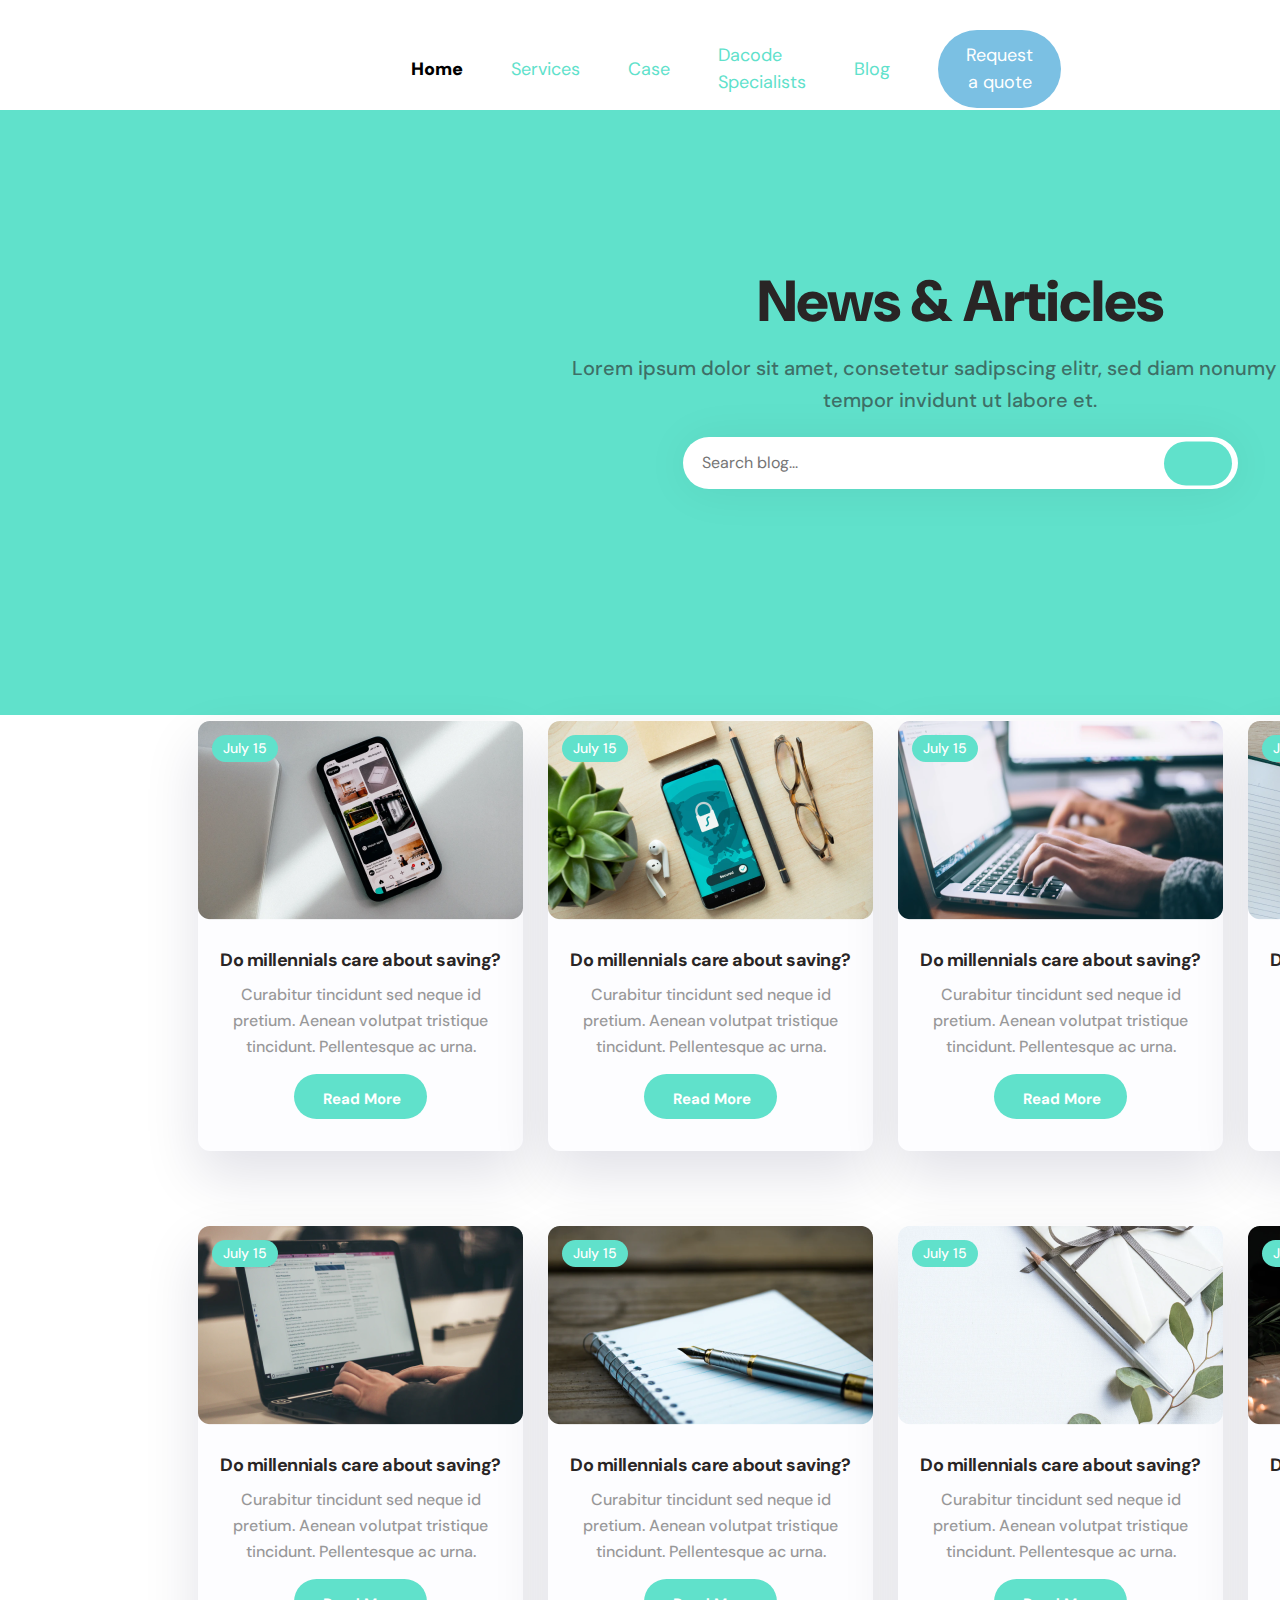
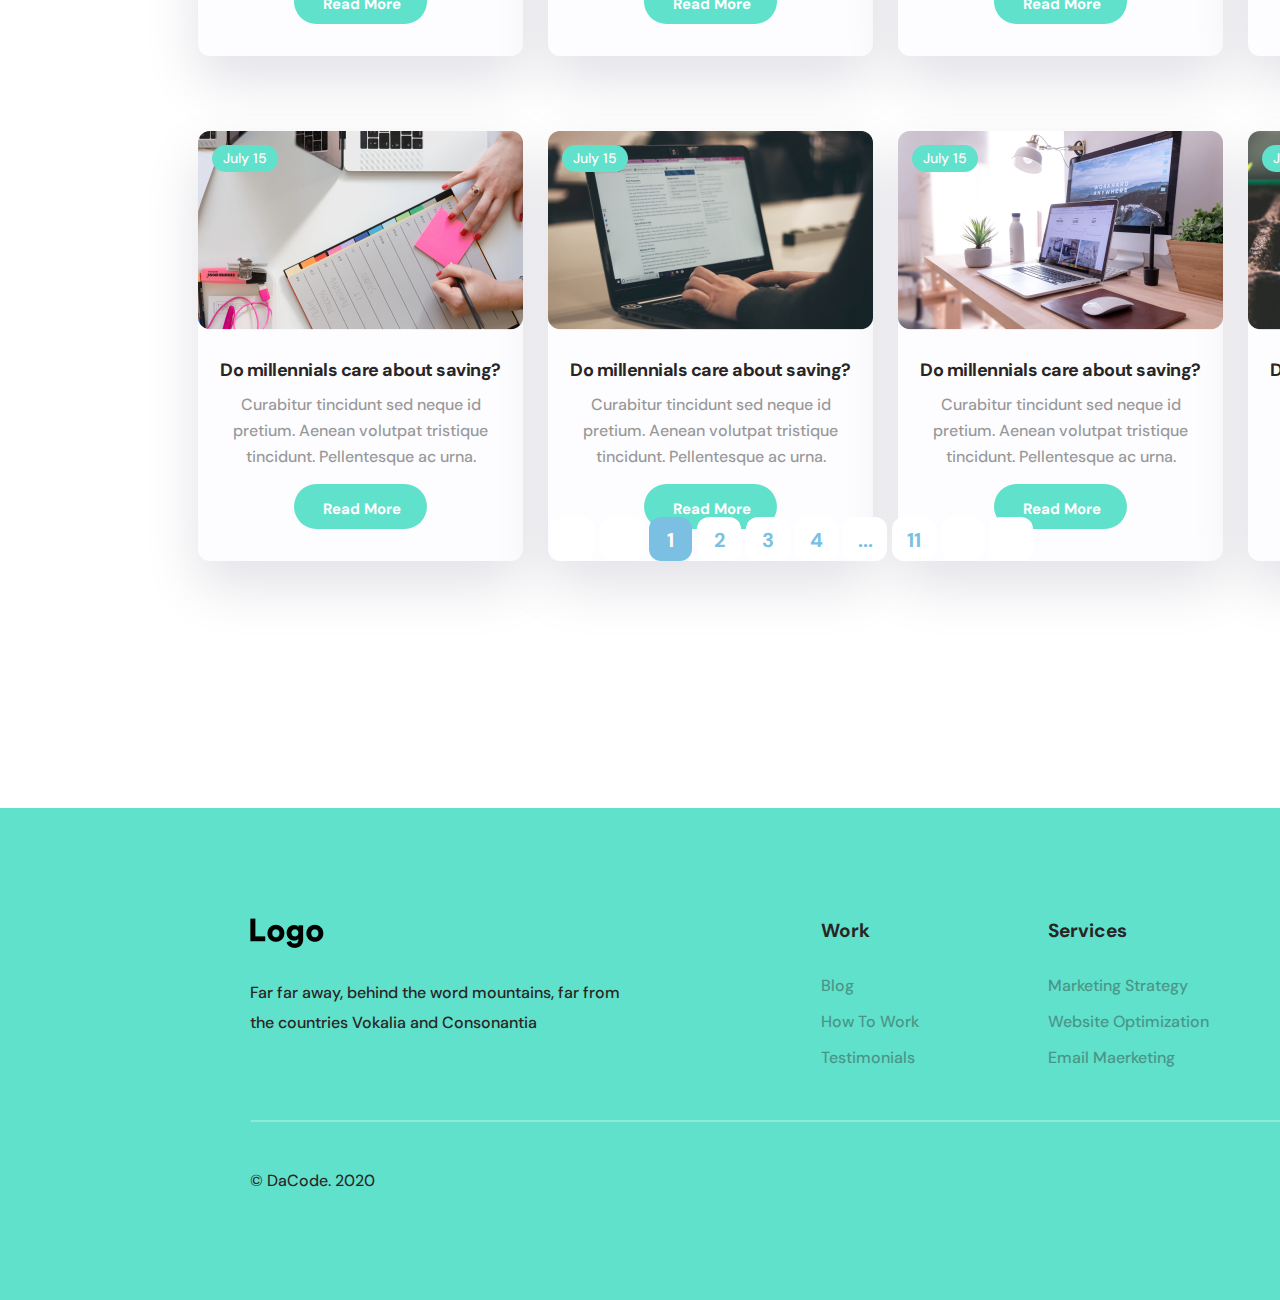
<file: artical.html>
<!DOCTYPE html>
<html lang="en">

<head>
    <meta charset="UTF-8">
    <meta name="viewport" content="width=device-width, initial-scale=1.0">
    <title>DACODE</title>
    <link rel="stylesheet" href="./assets/css/artical.css">
    <link rel="stylesheet" href="./assets/css/reset.css">
    <link rel="stylesheet" href="./assets/css/base.css">
    <link rel="stylesheet" href="./assets/fonts/Circular-Std-Font/circular-std-medium-500.ttf">
    <link rel="preconnect" href="https://fonts.googleapis.com">
    <link rel="preconnect" href="https://fonts.gstatic.com" crossorigin>
    <link rel="preconnect" href="https://fonts.googleapis.com">
<link rel="preconnect" href="https://fonts.gstatic.com" crossorigin>
<link href="https://fonts.googleapis.com/css2?family=DM+Sans:opsz,wght@9..40,200;9..40,300;9..40,400;9..40,500;9..40,900&family=Poppins:wght@200;300;400;500;600;700;800;900&display=swap" rel="stylesheet">
    <link rel="preconnect" href="https://fonts.googleapis.com">
    <link rel="preconnect" href="https://fonts.gstatic.com" crossorigin>
    <link
        href="https://fonts.googleapis.com/css2?family=DM+Sans:opsz,wght@9..40,200;9..40,300;9..40,400;9..40,500&family=Poppins:wght@200;300;400;500;600;700;800;900&display=swap"
        rel="stylesheet">
        <link rel="stylesheet" href="https://cdnjs.cloudflare.com/ajax/libs/font-awesome/6.5.1/css/all.min.css" integrity="sha512-DTOQO9RWCH3ppGqcWaEA1BIZOC6xxalwEsw9c2QQeAIftl+Vegovlnee1c9QX4TctnWMn13TZye+giMm8e2LwA==" crossorigin="anonymous" referrerpolicy="no-referrer" />
</head>

<body>
    <!-- Header -->
    <header>
        <div class="header">
            <div class="navbar">
                <div class="nav__logo">
                    <img src="./assets/imgs/logo 1.png" alt="Logo" style="width:196px;height: 23px; cursor: pointer;">
                </div>
                <ul class="nav__links">
                    <li class="nav__item nav__home"><a href="">Home </a></li>
                    <li class="nav__item"><a href="">Services</a></li>
                    <li class="nav__item"><a href="">Case</a></li>
                    <li class="nav__item"><a href="">Dacode Specialists</a></li>
                    <li class="nav__item"><a href="">Blog</a></li>
                    <div class="nav__btn">
                        <button>Request a quote</button>
                    </div>
                </ul>
            </div>
        </div>
    </header>
    <!-- Banner -->
    <div class="banner">
        <h1> News & Articles</h1>
        <p>
            Lorem ipsum dolor sit amet, consetetur sadipscing elitr, sed diam nonumy eirmod tempor invidunt ut labore et.
        </p>
        <div class="banner__search">
            <input type="text"  class="banner__input"  placeholder="Search blog...">
            <div class="banner__search--icon">
                <i class="fa-solid fa-magnifying-glass" ></i>
            </div>
        </div>
    </div>
    </div>
    <!-- content -->
    <div class="content">
       <div class="content__list">
        <div class="content__item">
            <div class="content__item--mark">July 15</div>
            <img src="./assets/imgs/Mask.png" alt="" class="content__item--img">
            <h3 class="content__item--title">Do millennials care about saving?</h3>
            <p class="content__item--text">
                Curabitur tincidunt sed neque id pretium. Aenean volutpat tristique tincidunt. Pellentesque ac urna.
            </p>
            <button class="content__item--btn">
                Read More
            </button>
        </div>
        <div class="content__item">
            <div class="content__item--mark">July 15</div>
            <img src="./assets/imgs/Mask1.png" alt="" class="content__item--img">
            <h3 class="content__item--title">Do millennials care about saving?</h3>
            <p class="content__item--text">
                Curabitur tincidunt sed neque id pretium. Aenean volutpat tristique tincidunt. Pellentesque ac urna.
            </p>
            <button class="content__item--btn">
                Read More
            </button>
        </div>
        <div class="content__item">
            <div class="content__item--mark">July 15</div>
            <img src="./assets/imgs/Mask2.png" alt="" class="content__item--img">
            <h3 class="content__item--title">Do millennials care about saving?</h3>
            <p class="content__item--text">
                Curabitur tincidunt sed neque id pretium. Aenean volutpat tristique tincidunt. Pellentesque ac urna.
            </p>
            <button class="content__item--btn">
                Read More
            </button>
        </div>
        <div class="content__item">
            <div class="content__item--mark">July 15</div>
            <img src="./assets/imgs/Mask3.png" alt="" class="content__item--img">
            <h3 class="content__item--title">Do millennials care about saving?</h3>
            <p class="content__item--text">
                Curabitur tincidunt sed neque id pretium. Aenean volutpat tristique tincidunt. Pellentesque ac urna.
            </p>
            <button class="content__item--btn">
                Read More
            </button>
        </div>
        <div class="content__item">
            <div class="content__item--mark">July 15</div>
            <img src="./assets/imgs/Mask4.png" alt="" class="content__item--img">
            <h3 class="content__item--title">Do millennials care about saving?</h3>
            <p class="content__item--text">
                Curabitur tincidunt sed neque id pretium. Aenean volutpat tristique tincidunt. Pellentesque ac urna.
            </p>
            <button class="content__item--btn">
                Read More
            </button>
        </div>
        <div class="content__item">
            <div class="content__item--mark">July 15</div>
            <img src="./assets/imgs/Mask5.png" alt="" class="content__item--img">
            <h3 class="content__item--title">Do millennials care about saving?</h3>
            <p class="content__item--text">
                Curabitur tincidunt sed neque id pretium. Aenean volutpat tristique tincidunt. Pellentesque ac urna.
            </p>
            <button class="content__item--btn">
                Read More
            </button>
        </div>
        <div class="content__item">
            <div class="content__item--mark">July 15</div>
            <img src="./assets/imgs/Mask6.png" alt="" class="content__item--img">
            <h3 class="content__item--title">Do millennials care about saving?</h3>
            <p class="content__item--text">
                Curabitur tincidunt sed neque id pretium. Aenean volutpat tristique tincidunt. Pellentesque ac urna.
            </p>
            <button class="content__item--btn">
                Read More
            </button>
        </div>
        <div class="content__item">
            <div class="content__item--mark">July 15</div>
            <img src="./assets/imgs/Mask7.png" alt="" class="content__item--img">
            <h3 class="content__item--title">Do millennials care about saving?</h3>
            <p class="content__item--text">
                Curabitur tincidunt sed neque id pretium. Aenean volutpat tristique tincidunt. Pellentesque ac urna.
            </p>
            <button class="content__item--btn">
                Read More
            </button>
        </div>
        <div class="content__item">
            <div class="content__item--mark">July 15</div>
            <img src="./assets/imgs/Mask8.png" alt="" class="content__item--img">
            <h3 class="content__item--title">Do millennials care about saving?</h3>
            <p class="content__item--text">
                Curabitur tincidunt sed neque id pretium. Aenean volutpat tristique tincidunt. Pellentesque ac urna.
            </p>
            <button class="content__item--btn">
                Read More
            </button>
        </div>
        <div class="content__item">
            <div class="content__item--mark">July 15</div>
            <img src="./assets/imgs/Mask4.png" alt="" class="content__item--img">
            <h3 class="content__item--title">Do millennials care about saving?</h3>
            <p class="content__item--text">
                Curabitur tincidunt sed neque id pretium. Aenean volutpat tristique tincidunt. Pellentesque ac urna.
            </p>
            <button class="content__item--btn">
                Read More
            </button>
        </div>
        <div class="content__item">
            <div class="content__item--mark">July 15</div>
            <img src="./assets/imgs/Mask9.png" alt="" class="content__item--img">
            <h3 class="content__item--title">Do millennials care about saving?</h3>
            <p class="content__item--text">
                Curabitur tincidunt sed neque id pretium. Aenean volutpat tristique tincidunt. Pellentesque ac urna.
            </p>
            <button class="content__item--btn">
                Read More
            </button>
        </div>
        <div class="content__item">
            <div class="content__item--mark">July 15</div>
            <img src="./assets/imgs/Mask10.png" alt="" class="content__item--img">
            <h3 class="content__item--title">Do millennials care about saving?</h3>
            <p class="content__item--text">
                Curabitur tincidunt sed neque id pretium. Aenean volutpat tristique tincidunt. Pellentesque ac urna.
            </p>
            <button class="content__item--btn">
                Read More
            </button>
        </div>
        <ul class="content__list--btns">
               <li><i class="fa-solid fa-angles-left"></i></li>
               <li><i class="fa-solid fa-angle-left"></i></li>
               <li>1</li>
               <li>2</li>
               <li>3</li>
               <li>4</li>
               <li>...</li>
               <li>11</li>
               <li><i class="fa-solid fa-angle-right"></i></li>
               <li><i class="fa-solid fa-angles-right"></i></li>
        </ul>
       </div>
    </div>


    <!-- Footer -->
    <div class="footer">
        <div class="footer__main">
            <div class="footer__logo">
                <img src="./assets/imgs/Logo.png" alt="">
                <p>Far far away, behind the word mountains, 
                    far from the countries Vokalia and Consonantia</p>
            </div>
            <div class="footer__extension">
                <div class="footer__work">
                     <h3 class="title">Work</h3>
                     <ul>
                        <li>Blog</li>
                        <li>How To Work </li>
                        <li>Testimonials</li>
                     </ul>
                </div>
                <div class="footer__services">
                    <h3 class="title">Services</h3>
                    <ul>
                        <li>Marketing Strategy</li>
                        <li>Website Optimization </li>
                        <li>Email Maerketing</li>
                     </ul>
                </div>
                <div class="footer__business-solution">
                    <h3 class="title">Business Solution</h3>
                    <ul>
                        <li>Partnership</li>
                        <li>About Project </li>
                        <li>Corporate</li>
                     </ul>
                </div>
                <div class="footer__language">
                    <h3>Language</h3>
                    <div>
                        <img src="./assets/imgs/chevron_right.svg" alt="">
                    </div>
                </div>
            </div>
        </div>
        <div class="footer__line">
            <img src="./assets/imgs/Line.png" alt="">
        </div>
        <div class="footer__sub">
            <div class="footer__source">
                <p>© DaCode. 2020</p>
            </div>
            <div class="footer__socials">
                <p>FB</p>
                <p>TW</p>
                <p>IG</p>
            </div>
        </div>

    </div>
</body>

</html>
</file>
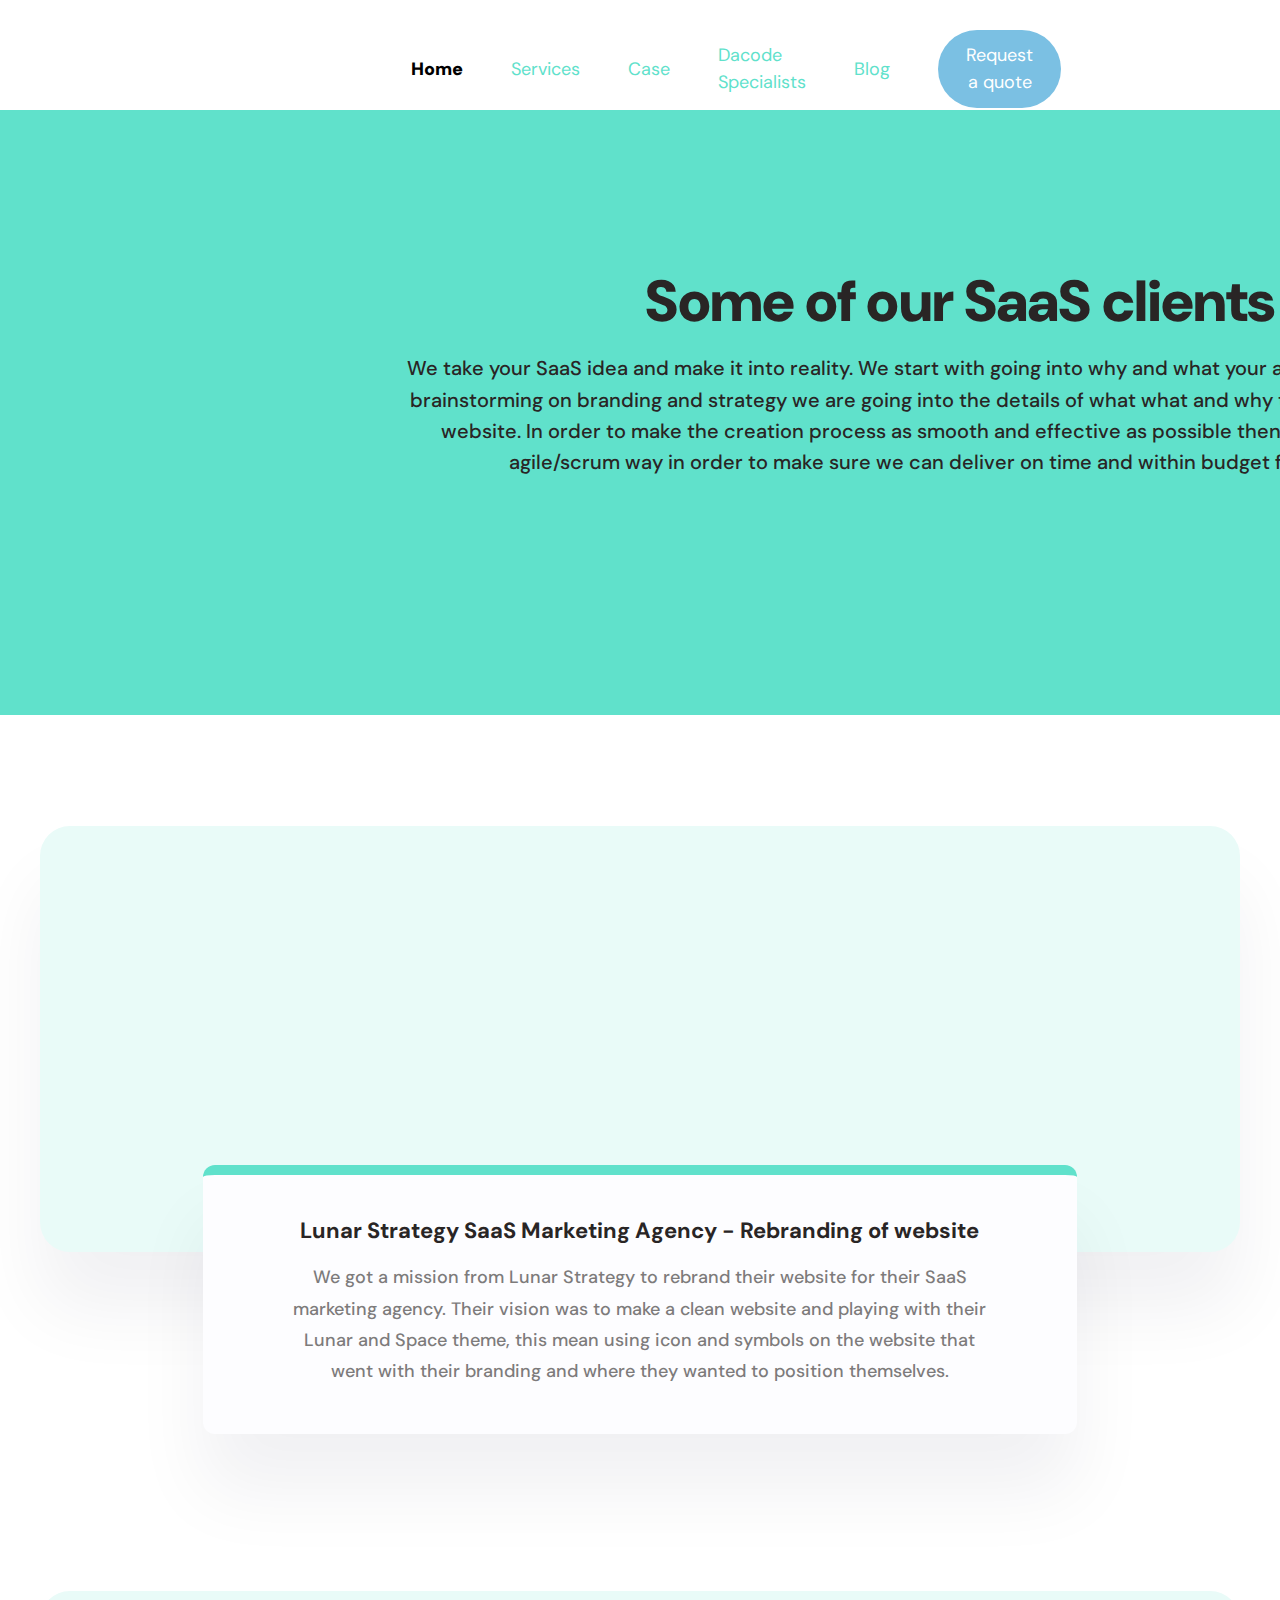
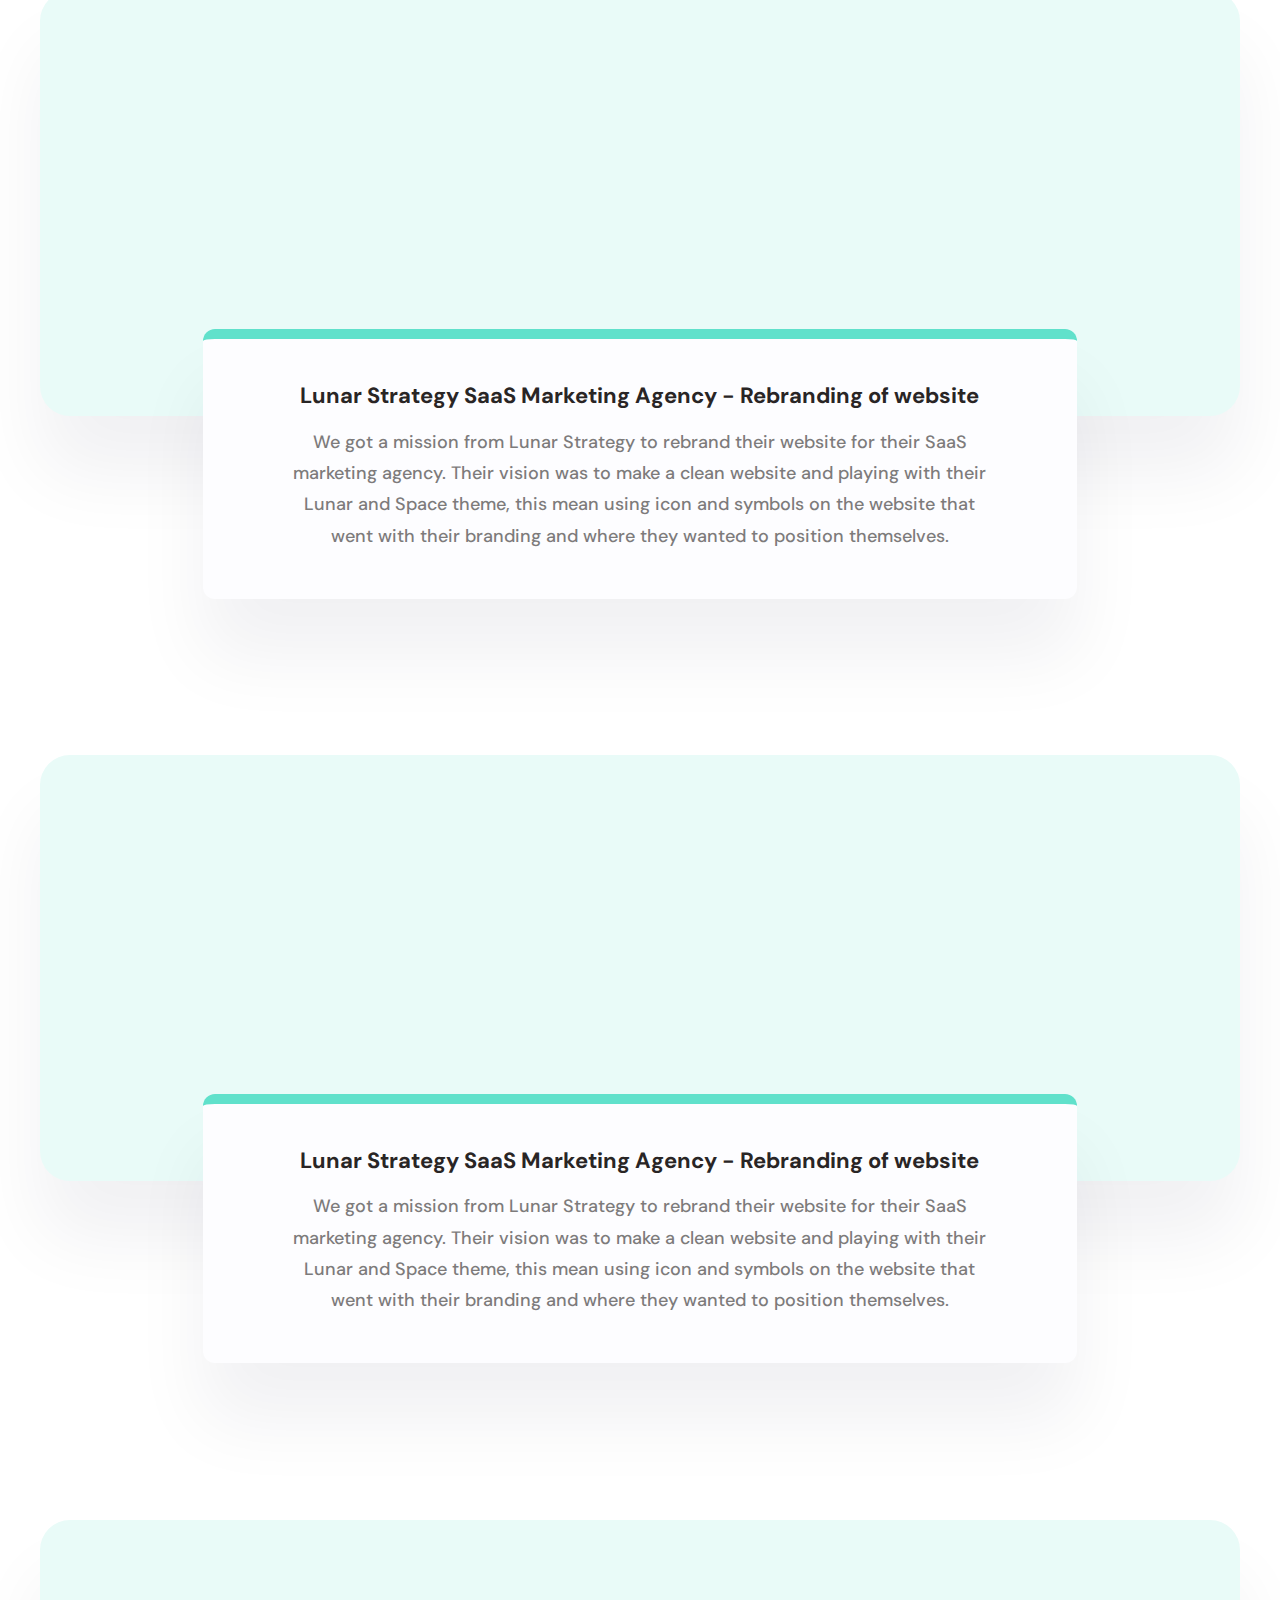
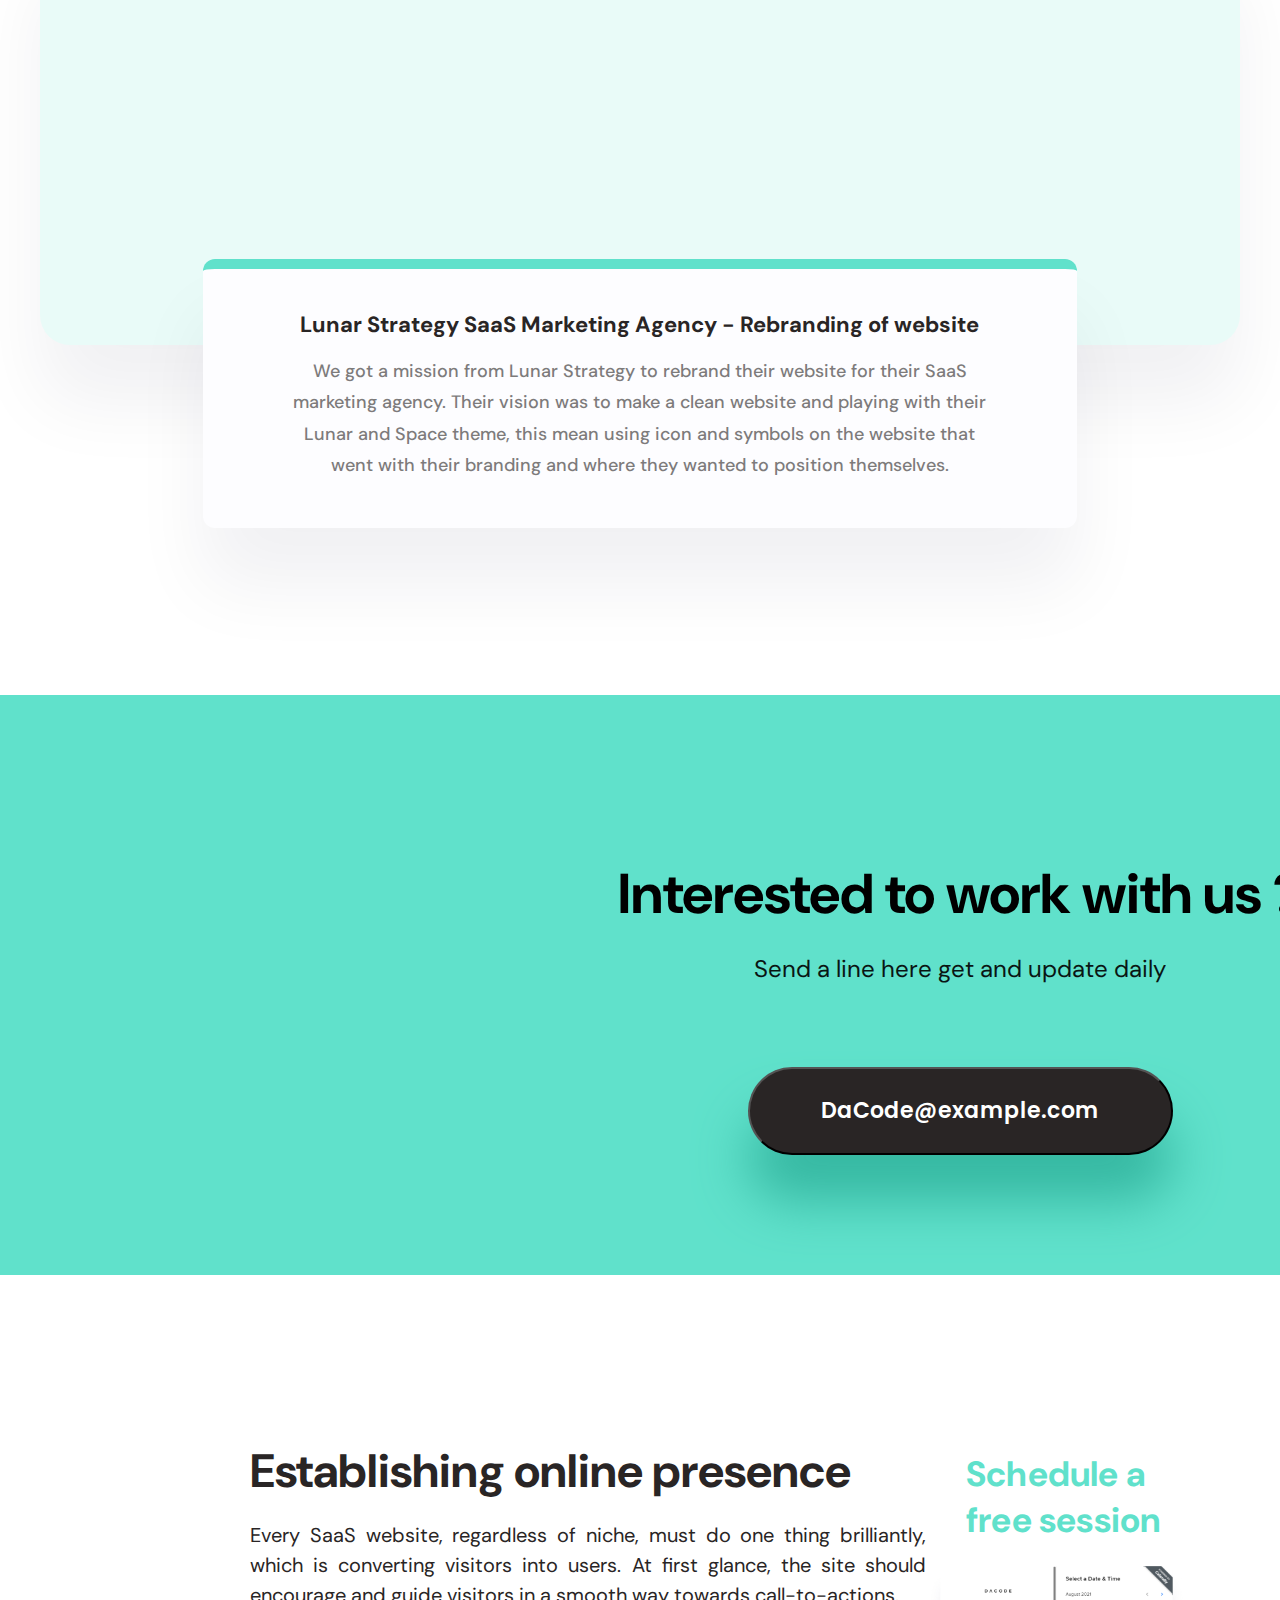
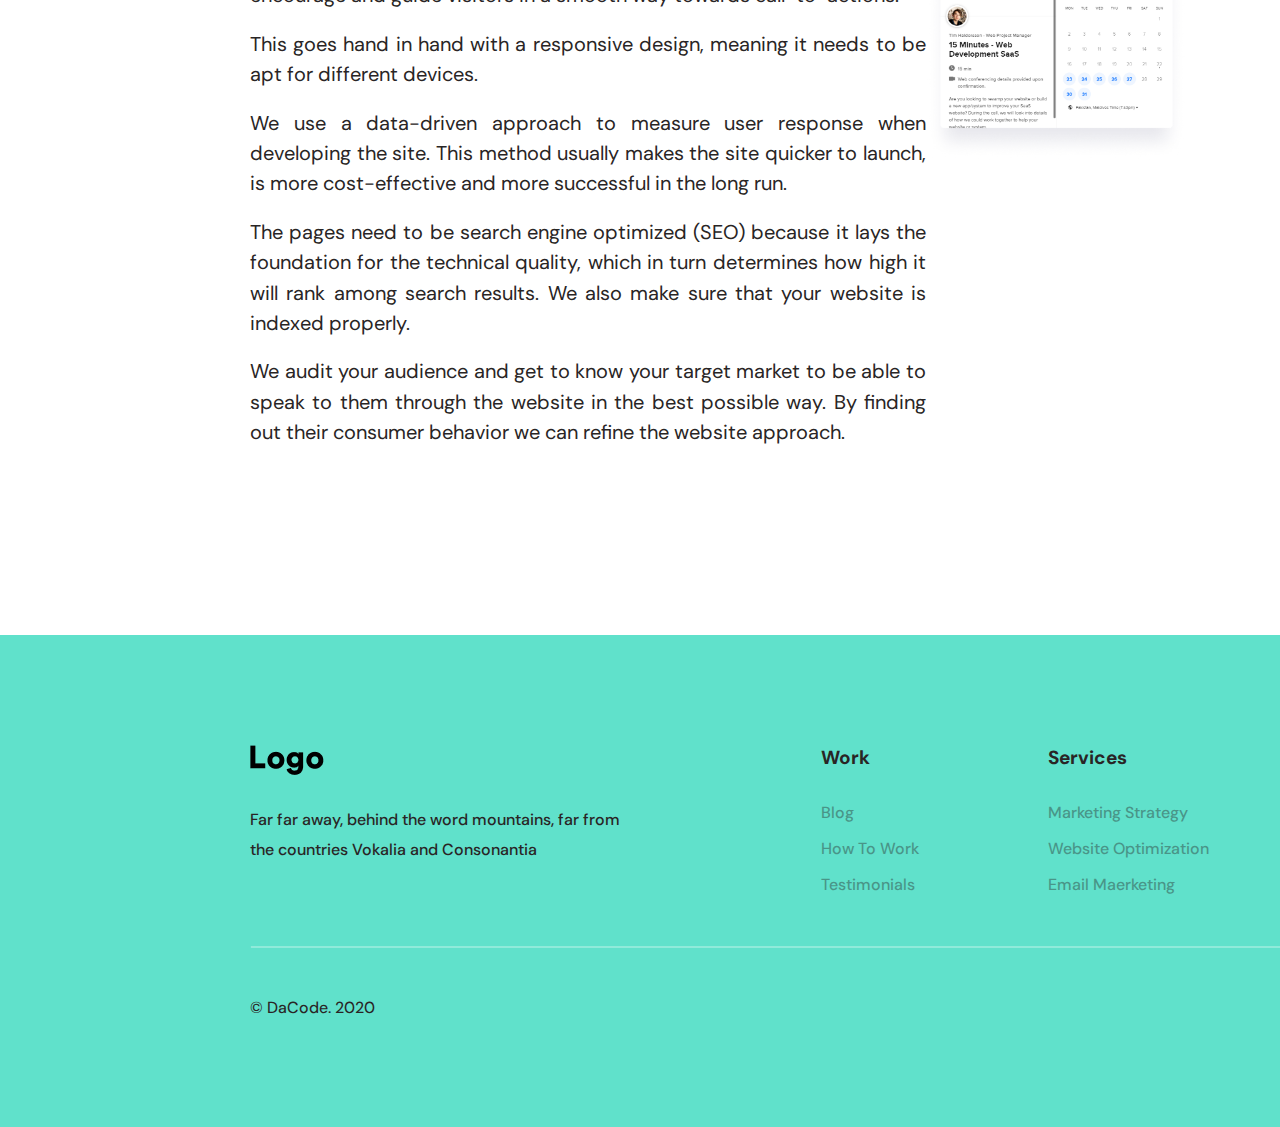
<file: case.html>
<!DOCTYPE html>
<html lang="en">

<head>
    <meta charset="UTF-8">
    <meta name="viewport" content="width=device-width, initial-scale=1.0">
    <title>DACODE</title>
    <link rel="stylesheet" href="./assets/css/case.css">
    <link rel="stylesheet" href="./assets/css/reset.css">
    <link rel="stylesheet" href="./assets/css/base.css">
    <link rel="stylesheet" href="./assets/fonts/Circular-Std-Font/circular-std-medium-500.ttf">
    <link rel="preconnect" href="https://fonts.googleapis.com">
    <link rel="preconnect" href="https://fonts.gstatic.com" crossorigin>
    <link rel="preconnect" href="https://fonts.googleapis.com">
<link rel="preconnect" href="https://fonts.gstatic.com" crossorigin>
<link href="https://fonts.googleapis.com/css2?family=DM+Sans:opsz,wght@9..40,200;9..40,300;9..40,400;9..40,500;9..40,900&family=Poppins:wght@200;300;400;500;600;700;800;900&display=swap" rel="stylesheet">
    <link rel="preconnect" href="https://fonts.googleapis.com">
    <link rel="preconnect" href="https://fonts.gstatic.com" crossorigin>
    <link
        href="https://fonts.googleapis.com/css2?family=DM+Sans:opsz,wght@9..40,200;9..40,300;9..40,400;9..40,500&family=Poppins:wght@200;300;400;500;600;700;800;900&display=swap"
        rel="stylesheet">
        <link rel="stylesheet" href="https://cdnjs.cloudflare.com/ajax/libs/font-awesome/6.5.1/css/all.min.css" integrity="sha512-DTOQO9RWCH3ppGqcWaEA1BIZOC6xxalwEsw9c2QQeAIftl+Vegovlnee1c9QX4TctnWMn13TZye+giMm8e2LwA==" crossorigin="anonymous" referrerpolicy="no-referrer" />
</head>

<body>
    <!-- Header -->
    <header>
        <div class="header">
            <div class="navbar">
                <div class="nav__logo">
                    <img src="./assets/imgs/logo 1.png" alt="Logo" style="width:196px;height: 23px; cursor: pointer;">
                </div>
                <ul class="nav__links">
                    <li class="nav__item nav__home"><a href="">Home </a></li>
                    <li class="nav__item"><a href="">Services</a></li>
                    <li class="nav__item"><a href="">Case</a></li>
                    <li class="nav__item"><a href="">Dacode Specialists</a></li>
                    <li class="nav__item"><a href="">Blog</a></li>
                    <div class="nav__btn">
                        <button>Request a quote</button>
                    </div>
                </ul>
            </div>
        </div>
    </header>
    <!-- Banner -->
    <div class="banner">
       <div class="banner__title">
        <h1> Some of our SaaS clients</h1>
        <p>We take your SaaS idea and make it into reality. We start with going into why and what your are looking for. 
            Then after brainstorming on branding and strategy we are going into the details of what what and why the you want to create a website. In order to make the creation process as smooth and effective as possible then we are working in an agile/scrum way in order to make sure we can deliver on time and within budget for our clients.</p>
       </div>
    </div>
    <!-- content -->
    <div class="content">
       <div class="content__list">
        <div class="content__item">
            <h3 class="content__item--title">
                Lunar Strategy SaaS Marketing Agency - Rebranding of website
            </h3>
            <p class="content__item--text">
                We got a mission from Lunar Strategy to rebrand their website for their SaaS marketing agency. 
                Their vision was to make a clean website and playing with their Lunar and Space theme, this mean using icon and symbols on the website that went with their branding and where they wanted to position themselves.
            </p>
        </div>
       </div>
       <div class="content__list">
        <div class="content__item">
            <h3 class="content__item--title">
                Lunar Strategy SaaS Marketing Agency - Rebranding of website
            </h3>
            <p class="content__item--text">
                We got a mission from Lunar Strategy to rebrand their website for their SaaS marketing agency. 
                Their vision was to make a clean website and playing with their Lunar and Space theme, this mean using icon and symbols on the website that went with their branding and where they wanted to position themselves.
            </p>
        </div>
       </div>
       <div class="content__list">
        <div class="content__item">
            <h3 class="content__item--title">
                Lunar Strategy SaaS Marketing Agency - Rebranding of website
            </h3>
            <p class="content__item--text">
                We got a mission from Lunar Strategy to rebrand their website for their SaaS marketing agency. 
                Their vision was to make a clean website and playing with their Lunar and Space theme, this mean using icon and symbols on the website that went with their branding and where they wanted to position themselves.
            </p>
        </div>
       </div>
       <div class="content__list">
        <div class="content__item">
            <h3 class="content__item--title">
                Lunar Strategy SaaS Marketing Agency - Rebranding of website
            </h3>
            <p class="content__item--text">
                We got a mission from Lunar Strategy to rebrand their website for their SaaS marketing agency. 
                Their vision was to make a clean website and playing with their Lunar and Space theme, this mean using icon and symbols on the website that went with their branding and where they wanted to position themselves.
            </p>
        </div>
       </div>
    </div>


    <div class="blog__banner">
        <div class="blog__banner--title">
            <h3>Interested to work with us ?</h3>
        </div>
        <div class="blog__banner--text">
            <p>Send a line here get and update daily</p>
        </div>
        <div class="blog__banner--btn">
            <button>DaCode@example.com</button>
        </div>

    </div>
 <!-- Schedule -->
    <div class="schedule">
         <div class="schedule__left">
            <div class="schedule__left--title">
                <h3>Establishing online presence</h3>
            </div>
            <div class="schedule__left--text">
                <p>Every SaaS website, regardless of niche, must do one thing brilliantly, which is converting visitors into users. 
                    At first glance, the site should encourage and guide visitors in a smooth way towards call-to-actions. </p>
                <p>This goes hand in hand with a responsive design, meaning it needs to be apt for different devices.</p>
                <p>We use a data-driven approach to measure user response when developing the site. 
                    This method usually makes the site quicker to launch, is more cost-effective and more successful in the long run.</p>
                <p>The pages need to be search engine optimized (SEO) because it lays the foundation for the technical quality, 
                    which in turn determines how high it will rank among search results. We also make sure that your website is indexed properly.</p>

               <p>We audit your audience and get to know your target market to be able to speak to them through the website in the best possible way.
                By finding out their consumer behavior we can refine the website approach.</p>
            </div>
         </div>
         <div class="schedule__right">
            <div class="schedule__right--title">
                <h3>Schedule a free session</h3>
            </div>
            <div class="schedule__right--img">
                <img src="./assets/imgs/image 1.png" alt="">
            </div>
         </div>
    </div>

    <!-- Footer -->
    <div class="footer">
        <div class="footer__main">
            <div class="footer__logo">
                <img src="./assets/imgs/Logo.png" alt="">
                <p>Far far away, behind the word mountains, 
                    far from the countries Vokalia and Consonantia</p>
            </div>
            <div class="footer__extension">
                <div class="footer__work">
                     <h3 class="title">Work</h3>
                     <ul>
                        <li>Blog</li>
                        <li>How To Work </li>
                        <li>Testimonials</li>
                     </ul>
                </div>
                <div class="footer__services">
                    <h3 class="title">Services</h3>
                    <ul>
                        <li>Marketing Strategy</li>
                        <li>Website Optimization </li>
                        <li>Email Maerketing</li>
                     </ul>
                </div>
                <div class="footer__business-solution">
                    <h3 class="title">Business Solution</h3>
                    <ul>
                        <li>Partnership</li>
                        <li>About Project </li>
                        <li>Corporate</li>
                     </ul>
                </div>
                <div class="footer__language">
                    <h3>Language</h3>
                    <div>
                        <img src="./assets/imgs/chevron_right.svg" alt="">
                    </div>
                </div>
            </div>
        </div>
        <div class="footer__line">
            <img src="./assets/imgs/Line.png" alt="">
        </div>
        <div class="footer__sub">
            <div class="footer__source">
                <p>© DaCode. 2020</p>
            </div>
            <div class="footer__socials">
                <p>FB</p>
                <p>TW</p>
                <p>IG</p>
            </div>
        </div>

    </div>
</body>

</html>
</file>
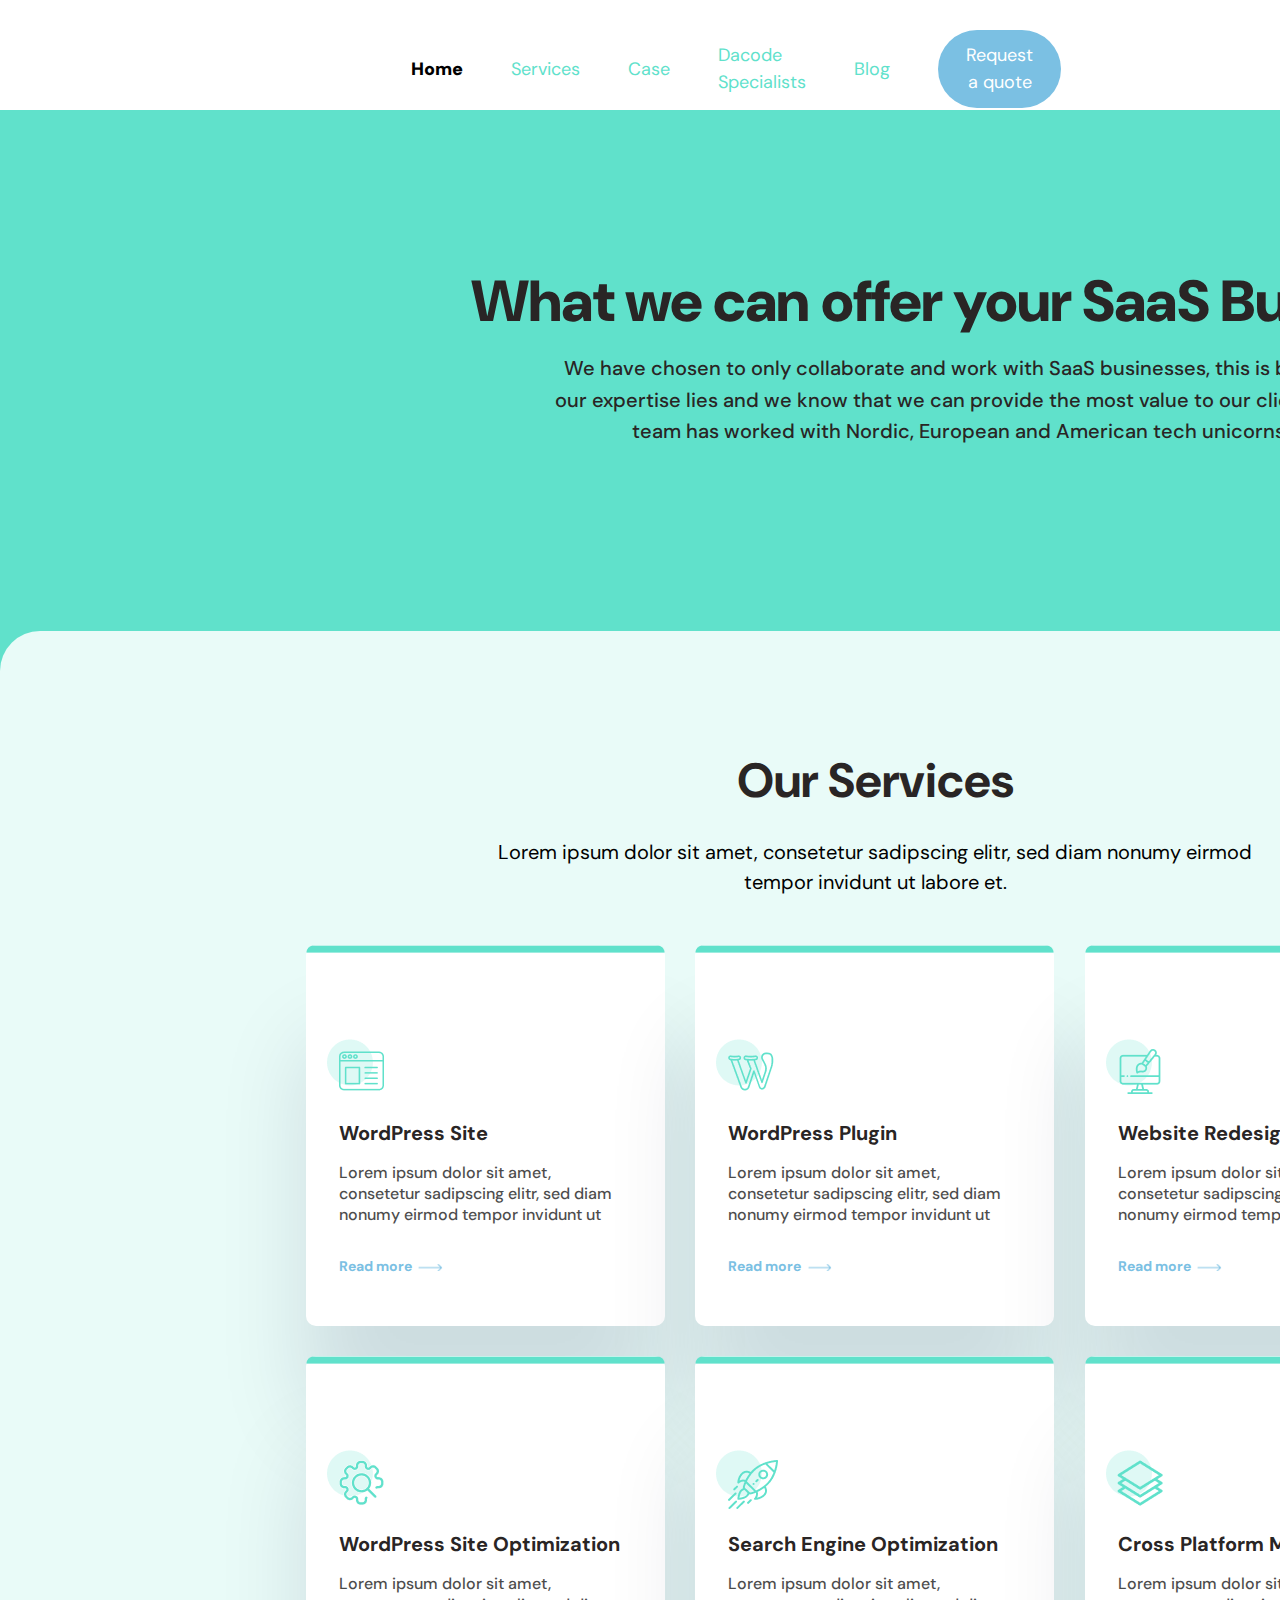
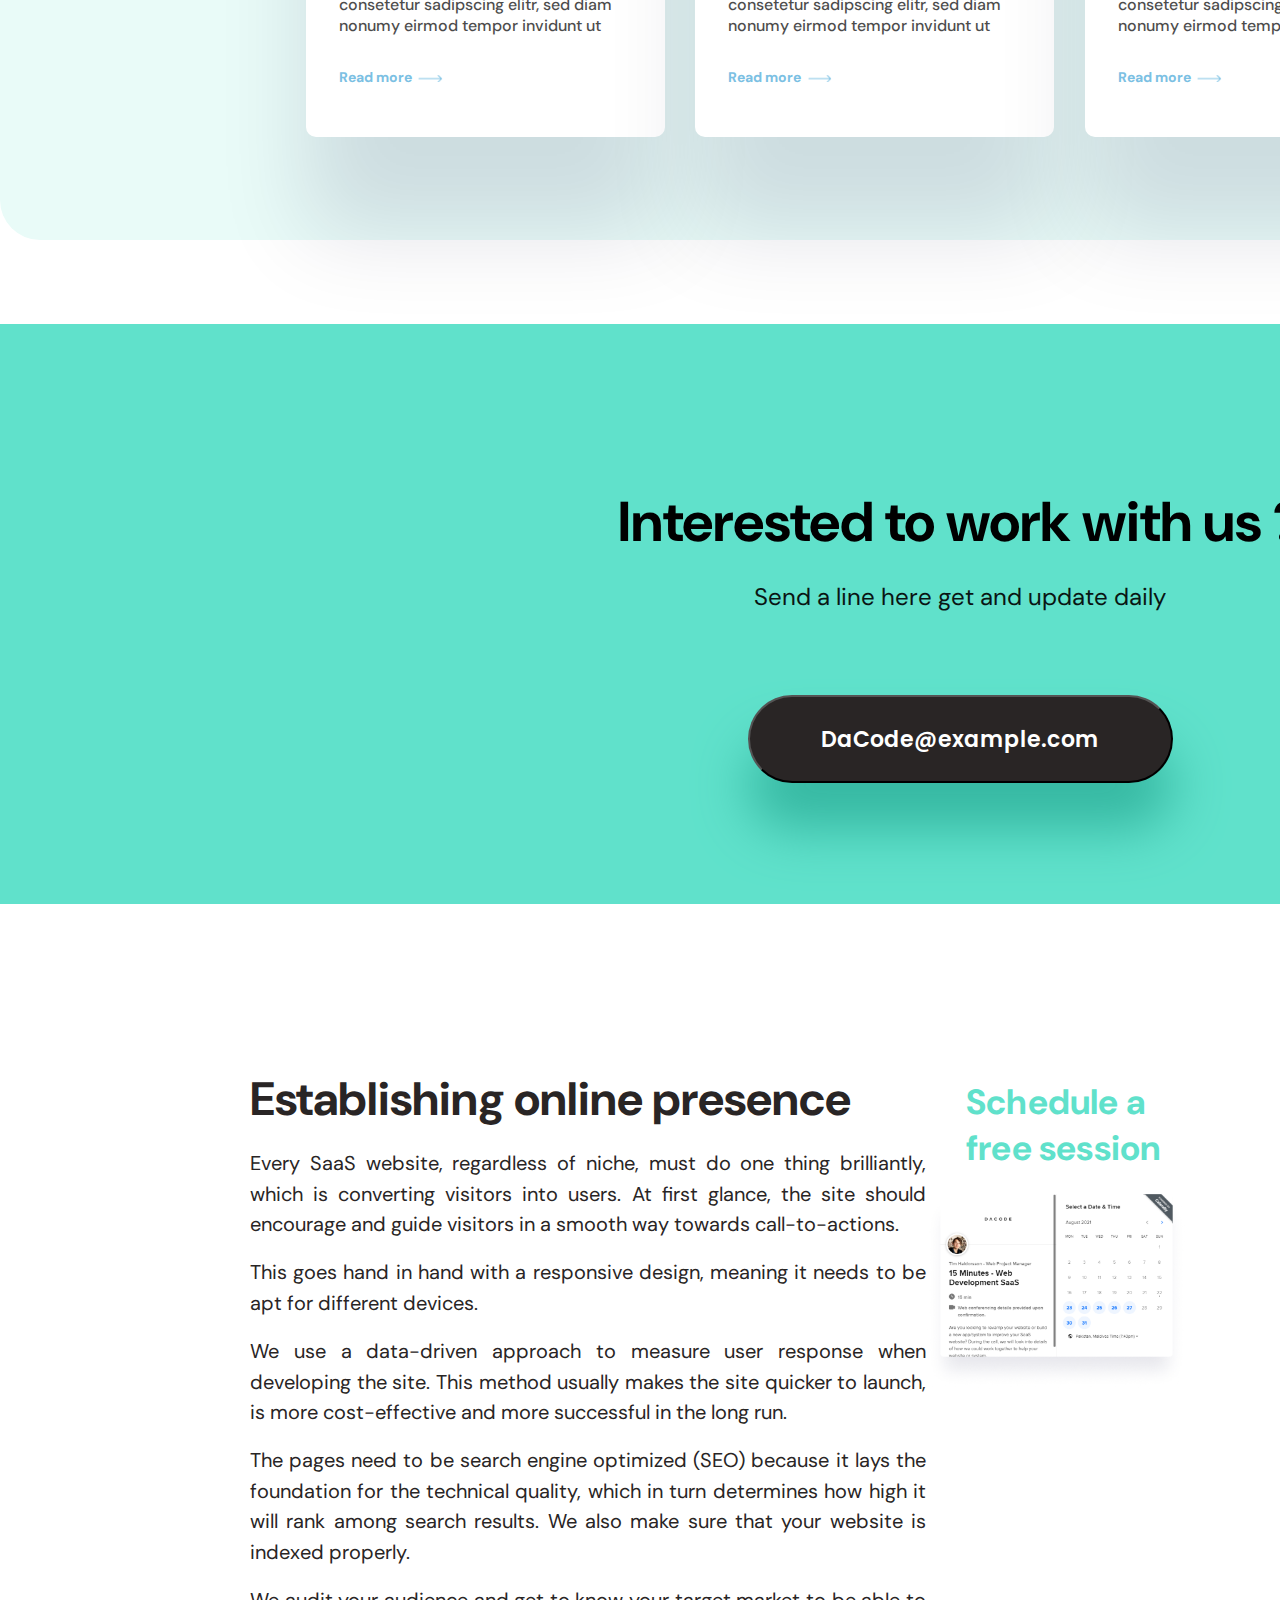
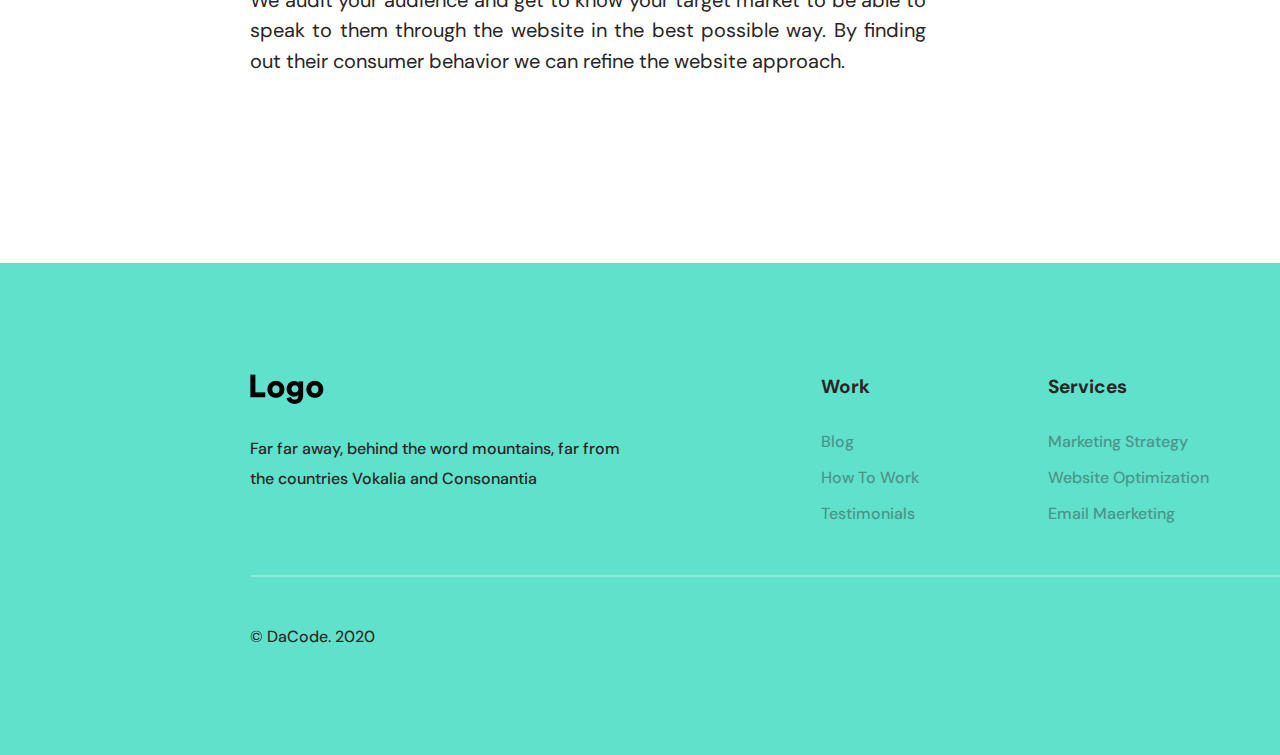
<file: service.html>
<!DOCTYPE html>
<html lang="en">

<head>
    <meta charset="UTF-8">
    <meta name="viewport" content="width=device-width, initial-scale=1.0">
    <title>DACODE</title>
    <link rel="stylesheet" href="./assets/css/service.css">
    <link rel="stylesheet" href="./assets/css/reset.css">
    <link rel="stylesheet" href="./assets/css/base.css">
    <link rel="stylesheet" href="./assets/fonts/Circular-Std-Font/circular-std-medium-500.ttf">
    <link rel="preconnect" href="https://fonts.googleapis.com">
    <link rel="preconnect" href="https://fonts.gstatic.com" crossorigin>
    <link rel="preconnect" href="https://fonts.googleapis.com">
<link rel="preconnect" href="https://fonts.gstatic.com" crossorigin>
<link href="https://fonts.googleapis.com/css2?family=DM+Sans:opsz,wght@9..40,200;9..40,300;9..40,400;9..40,500;9..40,900&family=Poppins:wght@200;300;400;500;600;700;800;900&display=swap" rel="stylesheet">
    <link rel="preconnect" href="https://fonts.googleapis.com">
    <link rel="preconnect" href="https://fonts.gstatic.com" crossorigin>
    <link
        href="https://fonts.googleapis.com/css2?family=DM+Sans:opsz,wght@9..40,200;9..40,300;9..40,400;9..40,500&family=Poppins:wght@200;300;400;500;600;700;800;900&display=swap"
        rel="stylesheet">
        <link rel="stylesheet" href="https://cdnjs.cloudflare.com/ajax/libs/font-awesome/6.5.1/css/all.min.css" integrity="sha512-DTOQO9RWCH3ppGqcWaEA1BIZOC6xxalwEsw9c2QQeAIftl+Vegovlnee1c9QX4TctnWMn13TZye+giMm8e2LwA==" crossorigin="anonymous" referrerpolicy="no-referrer" />
</head>

<body>
    <!-- Header -->
    <header>
        <div class="header">
            <div class="navbar">
                <div class="nav__logo">
                    <img src="./assets/imgs/logo 1.png" alt="Logo" style="width:196px;height: 23px; cursor: pointer;">
                </div>
                <ul class="nav__links">
                    <li class="nav__item nav__home"><a href="">Home </a></li>
                    <li class="nav__item"><a href="">Services</a></li>
                    <li class="nav__item"><a href="">Case</a></li>
                    <li class="nav__item"><a href="">Dacode Specialists</a></li>
                    <li class="nav__item"><a href="">Blog</a></li>
                    <div class="nav__btn">
                        <button>Request a quote</button>
                    </div>
                </ul>
            </div>
        </div>
    </header>
    <!-- Banner -->
    <div class="banner">
       <div class="banner__title">
        <h1> What we can offer your SaaS Business</h1>
        <p>We have chosen to only collaborate and work with SaaS businesses,
             this is because our expertise lies and we know that we can provide 
             the most value to our clients.
             Our team has worked with Nordic, European and American tech unicorns.</p>
       </div>
    </div>
    <!-- content -->
    <div class="content">
        <h1 class="content__title">
            Our Services
        </h1>
        <div class="content__text">
           <p>Lorem ipsum dolor sit amet, consetetur sadipscing elitr, sed diam nonumy eirmod 
            <br>tempor invidunt ut labore et.</p>
        </div>
        <div class="content__group">
            <div class="group__list">
                <div class="group__item">
                    <div class="group__item--line">
                        <img src="./assets/imgs/Rectangle 3.png" alt="">
                    </div>
                    <div class="group__item--icon">
                        <img  class="icon-1" src="./assets/imgs/Ellipse 633.png" alt="">
                        <img  class="icon-2" src="./assets/imgs/web-site.png" alt="">
                    </div>
                    <h3 class="group__item--title">
                        WordPress Site
                    </h3>
                    <p class="group__item--text">
                        Lorem ipsum dolor sit amet,<br>
                        consetetur sadipscing elitr, sed diam <br>
                        nonumy eirmod tempor invidunt ut 
                    </p>
                    <div class="group__span">
                        <span class="group__span--title">Read more</span>
                        <div class="group__span--img">
                            <img src="./assets/imgs/Group 5.png" alt="">
                        </div>
                     
                    </div>
                </div>

                <div class="group__item">
                    <div class="group__item--line">
                        <img src="./assets/imgs/Rectangle 3.png" alt="">
                    </div>
                    <div class="group__item--icon">
                        <img  class="icon-1" src="./assets/imgs/Ellipse 633.png" alt="">
                        <img  class="icon-2" src="./assets/imgs/wordpress.png" alt="">
                    </div>
                    <h3 class="group__item--title">
                        WordPress Plugin
                    </h3>
                    <p class="group__item--text">
                        Lorem ipsum dolor sit amet,<br>
                        consetetur sadipscing elitr, sed diam <br>
                        nonumy eirmod tempor invidunt ut 
                    </p>
                    <div class="group__span">
                        <span class="group__span--title">Read more</span>
                        <div class="group__span--img">
                            <img src="./assets/imgs/Group 5.png" alt="">
                        </div>
                     
                    </div>
                </div>

                <div class="group__item">
                    <div class="group__item--line">
                        <img src="./assets/imgs/Rectangle 3.png" alt="">
                    </div>
                    <div class="group__item--icon">
                        <img  class="icon-1" src="./assets/imgs/Ellipse 633.png" alt="">
                        <img  class="icon-2" src="./assets/imgs/web-design.png" alt="">
                    </div>
                    <h3 class="group__item--title">
                        Website Redesign
                    </h3>
                    <p class="group__item--text">
                        Lorem ipsum dolor sit amet,<br>
                        consetetur sadipscing elitr, sed diam <br>
                        nonumy eirmod tempor invidunt ut 
                    </p>
                    <div class="group__span">
                        <span class="group__span--title">Read more</span>
                        <div class="group__span--img">
                            <img src="./assets/imgs/Group 5.png" alt="">
                        </div>
                     
                    </div>
                </div>

                <div class="group__item">
                    <div class="group__item--line">
                        <img src="./assets/imgs/Rectangle 3.png" alt="">
                    </div>
                    <div class="group__item--icon">
                        <img  class="icon-1" src="./assets/imgs/Ellipse 633.png" alt="">
                        <img  class="icon-2" src="./assets/imgs/magnifying-glass.png" alt="">
                    </div>
                    <h3 class="group__item--title">
                        WordPress Site Optimization
                    </h3>
                    <p class="group__item--text">
                        Lorem ipsum dolor sit amet,<br>
                        consetetur sadipscing elitr, sed diam <br>
                        nonumy eirmod tempor invidunt ut 
                    </p>
                    <div class="group__span">
                        <span class="group__span--title">Read more</span>
                        <div class="group__span--img">
                            <img src="./assets/imgs/Group 5.png" alt="">
                        </div>
                     
                    </div>
                </div>

                <div class="group__item">
                    <div class="group__item--line">
                        <img src="./assets/imgs/Rectangle 3.png" alt="">
                    </div>
                    <div class="group__item--icon">
                        <img  class="icon-1" src="./assets/imgs/Ellipse 633.png" alt="">
                        <img  class="icon-2" src="./assets/imgs/startup.png" alt="">
                    </div>
                    <h3 class="group__item--title">
                        Search Engine Optimization
                    </h3>
                    <p class="group__item--text">
                        Lorem ipsum dolor sit amet,<br>
                        consetetur sadipscing elitr, sed diam <br>
                        nonumy eirmod tempor invidunt ut 
                    </p>
                    <div class="group__span">
                        <span class="group__span--title">Read more</span>
                        <div class="group__span--img">
                            <img src="./assets/imgs/Group 5.png" alt="">
                        </div>
                     
                    </div>
                </div>

                <div class="group__item">
                    <div class="group__item--line">
                        <img src="./assets/imgs/Rectangle 3.png" alt="">
                    </div>
                    <div class="group__item--icon">
                        <img  class="icon-1" src="./assets/imgs/Ellipse 633.png" alt="">
                        <img  class="icon-2" src="./assets/imgs/layers.png" alt="">
                    </div>
                    <h3 class="group__item--title">
                        Cross Platform Mobile App
                    </h3>
                    <p class="group__item--text">
                        Lorem ipsum dolor sit amet,<br>
                        consetetur sadipscing elitr, sed diam <br>
                        nonumy eirmod tempor invidunt ut 
                    </p>
                    <div class="group__span">
                        <span class="group__span--title">Read more</span>
                        <div class="group__span--img">
                            <img src="./assets/imgs/Group 5.png" alt="">
                        </div>
                     
                    </div>
                </div>
            </div>
        </div>
    </div>


    <div class="blog__banner">
        <div class="blog__banner--title">
            <h3>Interested to work with us ?</h3>
        </div>
        <div class="blog__banner--text">
            <p>Send a line here get and update daily</p>
        </div>
        <div class="blog__banner--btn">
            <button>DaCode@example.com</button>
        </div>

    </div>
 <!-- Schedule -->
    <div class="schedule">
         <div class="schedule__left">
            <div class="schedule__left--title">
                <h3>Establishing online presence</h3>
            </div>
            <div class="schedule__left--text">
                <p>Every SaaS website, regardless of niche, must do one thing brilliantly, which is converting visitors into users. 
                    At first glance, the site should encourage and guide visitors in a smooth way towards call-to-actions. </p>
                <p>This goes hand in hand with a responsive design, meaning it needs to be apt for different devices.</p>
                <p>We use a data-driven approach to measure user response when developing the site. 
                    This method usually makes the site quicker to launch, is more cost-effective and more successful in the long run.</p>
                <p>The pages need to be search engine optimized (SEO) because it lays the foundation for the technical quality, 
                    which in turn determines how high it will rank among search results. We also make sure that your website is indexed properly.</p>

               <p>We audit your audience and get to know your target market to be able to speak to them through the website in the best possible way.
                By finding out their consumer behavior we can refine the website approach.</p>
            </div>
         </div>
         <div class="schedule__right">
            <div class="schedule__right--title">
                <h3>Schedule a free session</h3>
            </div>
            <div class="schedule__right--img">
                <img src="./assets/imgs/image 1.png" alt="">
            </div>
         </div>
    </div>

    <!-- Footer -->
    <div class="footer">
        <div class="footer__main">
            <div class="footer__logo">
                <img src="./assets/imgs/Logo.png" alt="">
                <p>Far far away, behind the word mountains, 
                    far from the countries Vokalia and Consonantia</p>
            </div>
            <div class="footer__extension">
                <div class="footer__work">
                     <h3 class="title">Work</h3>
                     <ul>
                        <li>Blog</li>
                        <li>How To Work </li>
                        <li>Testimonials</li>
                     </ul>
                </div>
                <div class="footer__services">
                    <h3 class="title">Services</h3>
                    <ul>
                        <li>Marketing Strategy</li>
                        <li>Website Optimization </li>
                        <li>Email Maerketing</li>
                     </ul>
                </div>
                <div class="footer__business-solution">
                    <h3 class="title">Business Solution</h3>
                    <ul>
                        <li>Partnership</li>
                        <li>About Project </li>
                        <li>Corporate</li>
                     </ul>
                </div>
                <div class="footer__language">
                    <h3>Language</h3>
                    <div>
                        <img src="./assets/imgs/chevron_right.svg" alt="">
                    </div>
                </div>
            </div>
        </div>
        <div class="footer__line">
            <img src="./assets/imgs/Line.png" alt="">
        </div>
        <div class="footer__sub">
            <div class="footer__source">
                <p>© DaCode. 2020</p>
            </div>
            <div class="footer__socials">
                <p>FB</p>
                <p>TW</p>
                <p>IG</p>
            </div>
        </div>

    </div>
</body>

</html>
</file>
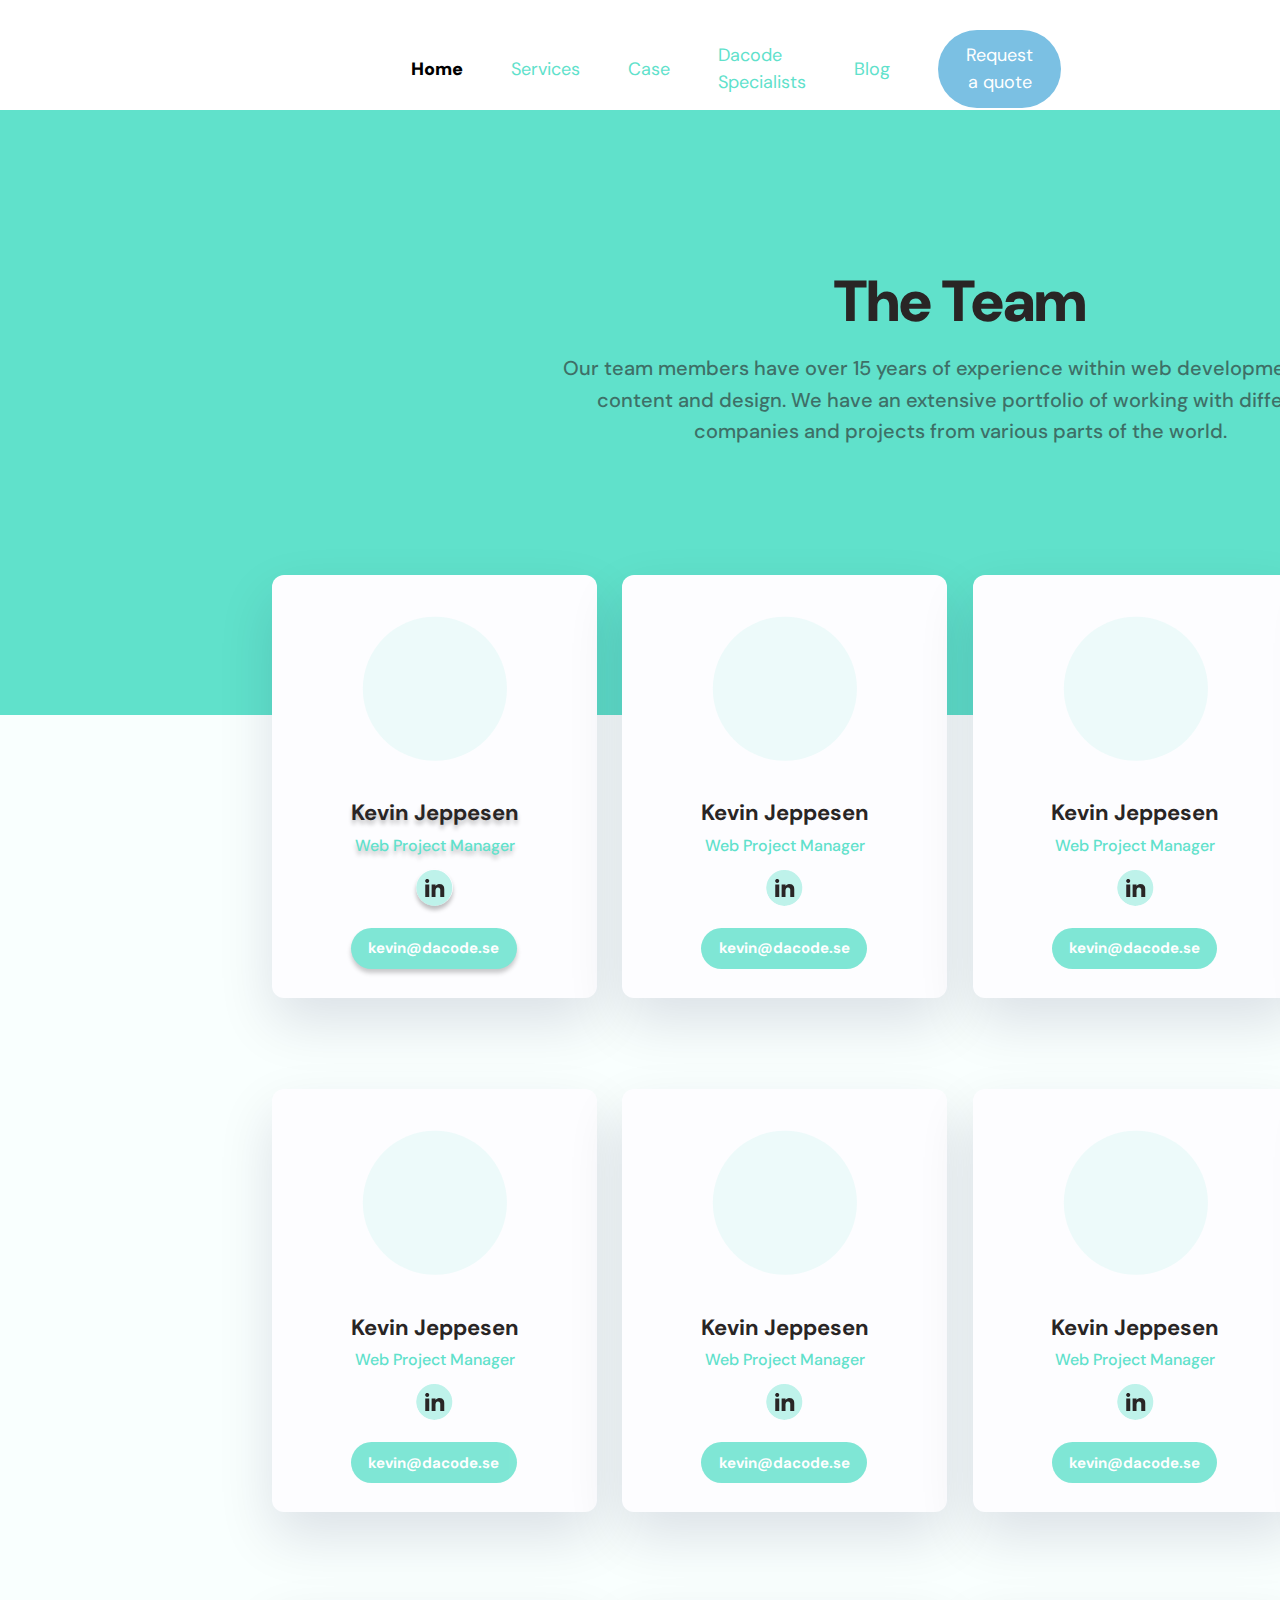
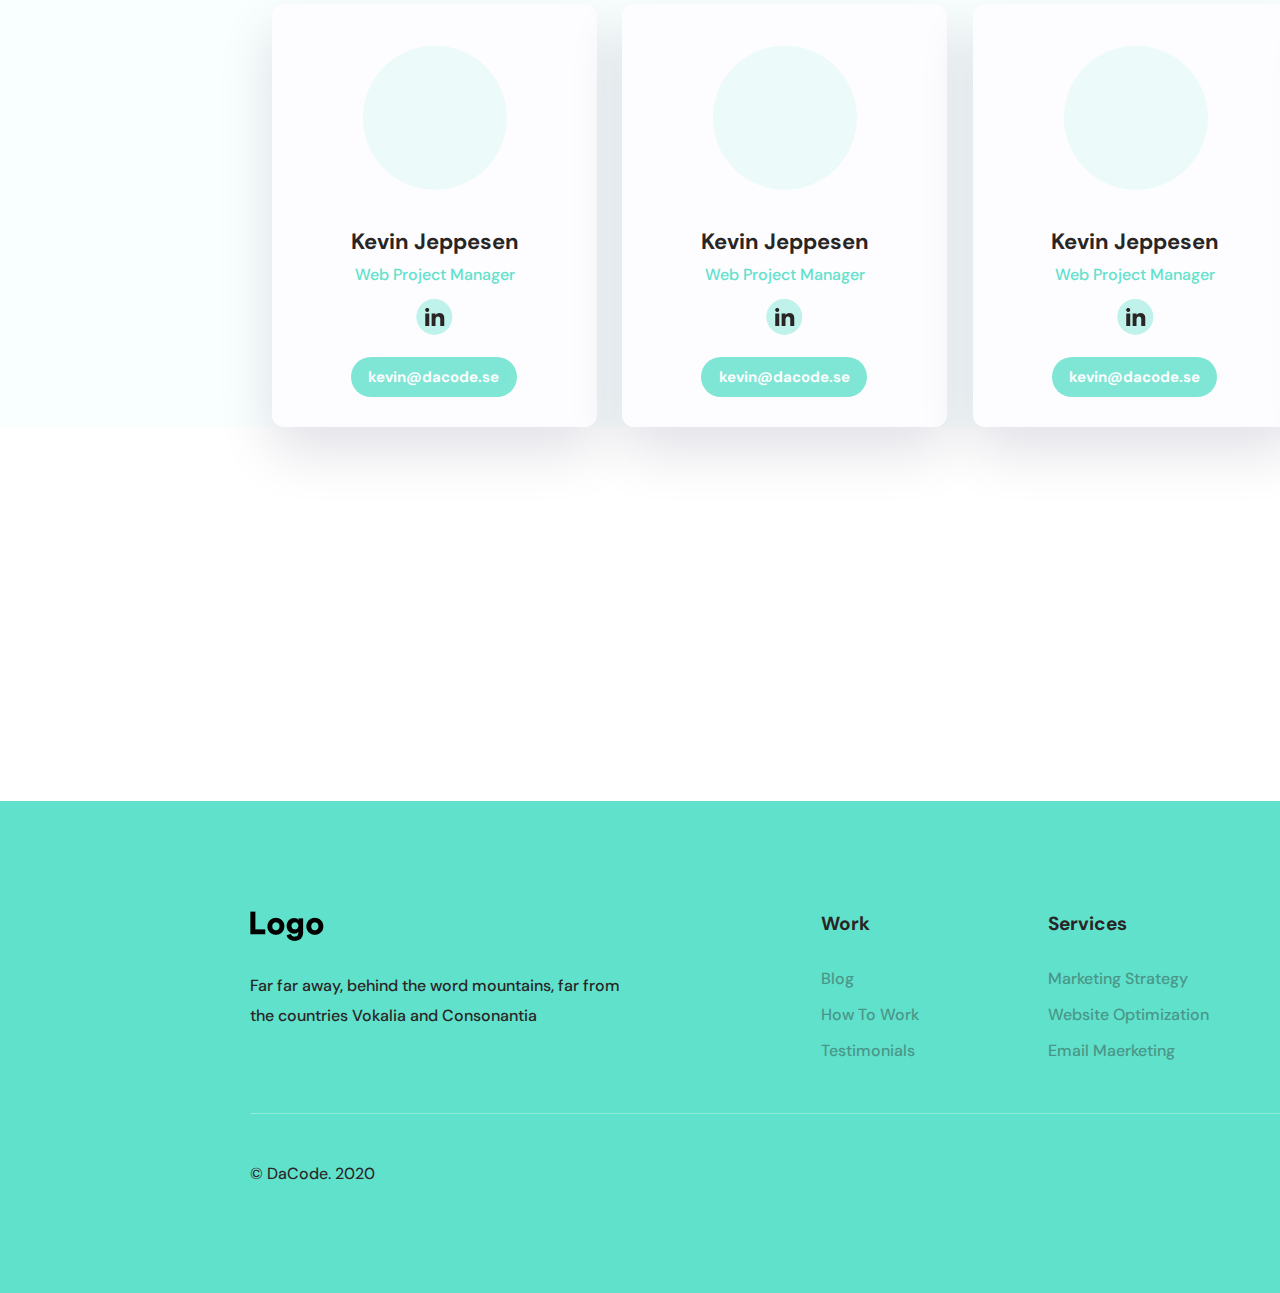
<file: team.html>
<!DOCTYPE html>
<html lang="en">

<head>
    <meta charset="UTF-8">
    <meta name="viewport" content="width=device-width, initial-scale=1.0">
    <title>DACODE</title>
    <link rel="stylesheet" href="./assets/css/team.css">
    <link rel="stylesheet" href="./assets/css/reset.css">
    <link rel="stylesheet" href="./assets/css/base.css">
    <link rel="stylesheet" href="./assets/fonts/Circular-Std-Font/circular-std-medium-500.ttf">
    <link rel="preconnect" href="https://fonts.googleapis.com">
    <link rel="preconnect" href="https://fonts.gstatic.com" crossorigin>
    <link rel="preconnect" href="https://fonts.googleapis.com">
<link rel="preconnect" href="https://fonts.gstatic.com" crossorigin>
<link href="https://fonts.googleapis.com/css2?family=DM+Sans:opsz,wght@9..40,200;9..40,300;9..40,400;9..40,500;9..40,900&family=Poppins:wght@200;300;400;500;600;700;800;900&display=swap" rel="stylesheet">
    <link rel="preconnect" href="https://fonts.googleapis.com">
    <link rel="preconnect" href="https://fonts.gstatic.com" crossorigin>
    <link
        href="https://fonts.googleapis.com/css2?family=DM+Sans:opsz,wght@9..40,200;9..40,300;9..40,400;9..40,500&family=Poppins:wght@200;300;400;500;600;700;800;900&display=swap"
        rel="stylesheet">
        <link rel="stylesheet" href="https://cdnjs.cloudflare.com/ajax/libs/font-awesome/6.5.1/css/all.min.css" integrity="sha512-DTOQO9RWCH3ppGqcWaEA1BIZOC6xxalwEsw9c2QQeAIftl+Vegovlnee1c9QX4TctnWMn13TZye+giMm8e2LwA==" crossorigin="anonymous" referrerpolicy="no-referrer" />
</head>

<body>
    <!-- Header -->
    <header>
        <div class="header">
            <div class="navbar">
                <div class="nav__logo">
                    <img src="./assets/imgs/logo 1.png" alt="Logo" style="width:196px;height: 23px; cursor: pointer;">
                </div>
                <ul class="nav__links">
                    <li class="nav__item nav__home"><a href="">Home </a></li>
                    <li class="nav__item"><a href="">Services</a></li>
                    <li class="nav__item"><a href="">Case</a></li>
                    <li class="nav__item"><a href="">Dacode Specialists</a></li>
                    <li class="nav__item"><a href="">Blog</a></li>
                    <div class="nav__btn">
                        <button>Request a quote</button>
                    </div>
                </ul>
            </div>
        </div>
    </header>
    <!-- Banner -->
    <div class="banner">
       <div class="banner__title">
        <h1> The Team</h1>
        <p>Our team members have over 15 years of experience within web development, SEO, content and design. 
            We have an extensive portfolio of working with different companies and projects from various parts of the world.
        </p>
       </div>
    </div>
    <!-- content -->
    <div class="content">
       <div class="content__list">
        <div class="content__item main">
           <img src="./assets/imgs/Ellipse 635.svg" alt="" class="content__img">
           <h3>Kevin Jeppesen</h3>
           <h4>Web Project Manager</h4>
           <div class="content__logo">
            <img src="./assets/imgs/Ellipse 634.png" alt="" class="circle__img">
            <img src="./assets/imgs/Frame.png" alt=""class="name__img">
           </div>
           <button>kevin@dacode.se</button>
        </div>
        <div class="content__item">
            <img src="./assets/imgs/Ellipse 635.svg" alt="" class="content__img">
            <h3>Kevin Jeppesen</h3>
            <h4>Web Project Manager</h4>
            <div class="content__logo">
             <img src="./assets/imgs/Ellipse 634.png" alt="" class="circle__img">
             <img src="./assets/imgs/Frame.png" alt=""class="name__img">
            </div>
            <button>kevin@dacode.se</button>
         </div>
         <div class="content__item">
            <img src="./assets/imgs/Ellipse 635.svg" alt="" class="content__img">
            <h3>Kevin Jeppesen</h3>
            <h4>Web Project Manager</h4>
            <div class="content__logo">
             <img src="./assets/imgs/Ellipse 634.png" alt="" class="circle__img">
             <img src="./assets/imgs/Frame.png" alt=""class="name__img">
            </div>
            <button>kevin@dacode.se</button>
         </div>
         <div class="content__item">
            <img src="./assets/imgs/Ellipse 635.svg" alt="" class="content__img">
            <h3>Kevin Jeppesen</h3>
            <h4>Web Project Manager</h4>
            <div class="content__logo">
             <img src="./assets/imgs/Ellipse 634.png" alt="" class="circle__img">
             <img src="./assets/imgs/Frame.png" alt=""class="name__img">
            </div>
            <button>kevin@dacode.se</button>
         </div>
         <div class="content__item">
            <img src="./assets/imgs/Ellipse 635.svg" alt="" class="content__img">
            <h3>Kevin Jeppesen</h3>
            <h4>Web Project Manager</h4>
            <div class="content__logo">
             <img src="./assets/imgs/Ellipse 634.png" alt="" class="circle__img">
             <img src="./assets/imgs/Frame.png" alt=""class="name__img">
            </div>
            <button>kevin@dacode.se</button>
         </div>
         <div class="content__item">
            <img src="./assets/imgs/Ellipse 635.svg" alt="" class="content__img">
            <h3>Kevin Jeppesen</h3>
            <h4>Web Project Manager</h4>
            <div class="content__logo">
             <img src="./assets/imgs/Ellipse 634.png" alt="" class="circle__img">
             <img src="./assets/imgs/Frame.png" alt=""class="name__img">
            </div>
            <button>kevin@dacode.se</button>
         </div>
         <div class="content__item">
            <img src="./assets/imgs/Ellipse 635.svg" alt="" class="content__img">
            <h3>Kevin Jeppesen</h3>
            <h4>Web Project Manager</h4>
            <div class="content__logo">
             <img src="./assets/imgs/Ellipse 634.png" alt="" class="circle__img">
             <img src="./assets/imgs/Frame.png" alt=""class="name__img">
            </div>
            <button>kevin@dacode.se</button>
         </div>
         <div class="content__item">
            <img src="./assets/imgs/Ellipse 635.svg" alt="" class="content__img">
            <h3>Kevin Jeppesen</h3>
            <h4>Web Project Manager</h4>
            <div class="content__logo">
             <img src="./assets/imgs/Ellipse 634.png" alt="" class="circle__img">
             <img src="./assets/imgs/Frame.png" alt=""class="name__img">
            </div>
            <button>kevin@dacode.se</button>
         </div>
         <div class="content__item">
            <img src="./assets/imgs/Ellipse 635.svg" alt="" class="content__img">
            <h3>Kevin Jeppesen</h3>
            <h4>Web Project Manager</h4>
            <div class="content__logo">
             <img src="./assets/imgs/Ellipse 634.png" alt="" class="circle__img">
             <img src="./assets/imgs/Frame.png" alt=""class="name__img">
            </div>
            <button>kevin@dacode.se</button>
         </div>
         <div class="content__item">
            <img src="./assets/imgs/Ellipse 635.svg" alt="" class="content__img">
            <h3>Kevin Jeppesen</h3>
            <h4>Web Project Manager</h4>
            <div class="content__logo">
             <img src="./assets/imgs/Ellipse 634.png" alt="" class="circle__img">
             <img src="./assets/imgs/Frame.png" alt=""class="name__img">
            </div>
            <button>kevin@dacode.se</button>
         </div>
         <div class="content__item">
            <img src="./assets/imgs/Ellipse 635.svg" alt="" class="content__img">
            <h3>Kevin Jeppesen</h3>
            <h4>Web Project Manager</h4>
            <div class="content__logo">
             <img src="./assets/imgs/Ellipse 634.png" alt="" class="circle__img">
             <img src="./assets/imgs/Frame.png" alt=""class="name__img">
            </div>
            <button>kevin@dacode.se</button>
         </div>
         <div class="content__item">
            <img src="./assets/imgs/Ellipse 635.svg" alt="" class="content__img">
            <h3>Kevin Jeppesen</h3>
            <h4>Web Project Manager</h4>
            <div class="content__logo">
             <img src="./assets/imgs/Ellipse 634.png" alt="" class="circle__img">
             <img src="./assets/imgs/Frame.png" alt=""class="name__img">
            </div>
            <button>kevin@dacode.se</button>
         </div>
       </div>
       
    </div>


    <!-- Footer -->
    <div class="footer">
        <div class="footer__main">
            <div class="footer__logo">
                <img src="./assets/imgs/Logo.png" alt="">
                <p>Far far away, behind the word mountains, 
                    far from the countries Vokalia and Consonantia</p>
            </div>
            <div class="footer__extension">
                <div class="footer__work">
                     <h3 class="title">Work</h3>
                     <ul>
                        <li>Blog</li>
                        <li>How To Work </li>
                        <li>Testimonials</li>
                     </ul>
                </div>
                <div class="footer__services">
                    <h3 class="title">Services</h3>
                    <ul>
                        <li>Marketing Strategy</li>
                        <li>Website Optimization </li>
                        <li>Email Maerketing</li>
                     </ul>
                </div>
                <div class="footer__business-solution">
                    <h3 class="title">Business Solution</h3>
                    <ul>
                        <li>Partnership</li>
                        <li>About Project </li>
                        <li>Corporate</li>
                     </ul>
                </div>
                <div class="footer__language">
                    <h3>Language</h3>
                    <div>
                        <img src="./assets/imgs/chevron_right.svg" alt="">
                    </div>
                </div>
            </div>
        </div>
        <div class="footer__line">
            <img src="./assets/imgs/Line.png" alt="">
        </div>
        <div class="footer__sub">
            <div class="footer__source">
                <p>© DaCode. 2020</p>
            </div>
            <div class="footer__socials">
                <p>FB</p>
                <p>TW</p>
                <p>IG</p>
            </div>
        </div>

    </div>
</body>

</html>
</file>
<file: assets/css/artical.css>
*{
    font-family: 'DM Sans', sans-serif;
/* font-family: 'Poppins', sans-serif; */
}
.header{
    width: 100%;
    height: 110px;
    margin: 0 auto;
    /* position: fixed; */
    padding: 30px 251px;
    z-index: 10;
}
.header .navbar{
    display: flex;
    justify-content: space-between;
    align-items: center;
}
.header .navbar .nav__logo{
    align-items: center;
    object-fit: cover;
    object-position: center;
}
.header .navbar .nav__links{
    display: flex;
    align-items: center;
    gap:3rem;
    font-size: 18px;
    padding-left: 160px;
}
.header .navbar .nav__links .nav__item{
    list-style: none;
}
.header .navbar .nav__links .nav__item a{
    font-family: var(--font-dm-sans);
    text-decoration: none;
    color:#60e1cb;
    font-weight: 400;
}
.header .navbar .nav__links  .nav__home a{
    color: var(--color-black);
    font-weight: 900;
}

.nav__btn button{
    color: white;
    background-color:#7BC0E3;
    border:none;
    border-radius:1000px;
    padding: 12px 28px;
    font-family: var(--font-dm-sans);

}

/* Banner */
.banner{
    background-color: var(--dark);
    width: 1920px;
    height: 605px;    
    overflow: hidden;
}
.banner h1{
    padding-top: 159.15px;
    text-align: center;
    color: var(--black, #292525);
    font-size: 58px;
    font-style: normal;
    font-weight: 900;
    line-height: 112.5%; /* 65.25px */
    letter-spacing: -0.87px;
}
.banner p{
    padding-top:19.04px;
    text-align: center;
    width: 819.193px;
    margin: 0 auto;
    color: var(--black, #292525);
    text-align: center;
    font-size: 20px;
    font-style: normal;
    font-weight: 500;
    line-height: 157.2%; /* 31.44px */
    opacity: 0.6;
}
.banner__search{
    display: flex;
    text-align: center;
    justify-content: center;
    margin-top: 20.96px;
    position: relative; 
}
.banner__search .banner__input{
    display: block;
    width: 555px;
    height: 52px;
    padding-left: 19px ;
    border-radius: 1000px;
    background: #FFF;
    box-shadow: 0px 2px 48px 0px rgba(0, 0, 0, 0.06);
    border: none;
}
.banner__search .banner__search--icon{
    position: absolute;
    right: 688px;
    transform: translateY(10%);
    width: 68.326px;
    height: 44px;
    border-radius: 1000px;
    background-color: var(--dark);
    color: #FFF;
    padding:10.66px 20.66px;
    text-align: center;
    font-family: FontAwesome;
    font-size: 20px;
    font-style: normal;
    font-weight: 400;
    line-height: normal;
    letter-spacing: 1.429px;
}







/* content */
.content .content__list{
    position: relative;
   margin: 6px 347px 247px 198px;
   display: grid;
   grid-template-columns: repeat(4,1fr);
   gap:25px;
}

.content__list .content__item:nth-child(5),
.content__list .content__item:nth-child(6),
.content__list .content__item:nth-child(7),
.content__list .content__item:nth-child(8),
.content__list .content__item:nth-child(9),
.content__list .content__item:nth-child(10),
.content__list .content__item:nth-child(11),
.content__list .content__item:nth-child(12) {
    margin-top: 50px;
}


.content__list .content__item{
    position: relative;
    width: 325px;
    height: 430px;
    border-radius: 12px;
    background: #FDFDFF;
    box-shadow: 0px 24px 56px 0px rgba(7, 0, 59, 0.12);
    text-align: center;
}
.content__list .content__item .content__item--mark{
    position: absolute;
    color: #FFF;
    text-align: center;
    font-size: 14px;
    font-style: normal;
    font-weight: 500;
    line-height: 27px; /* 192.857% */
    background-color: var(--dark);
    padding: 0 10.95px;
    border-radius: 1000px;
    margin-top: 14.41px;
    margin-left: 14.25px;
}

.content__list .content__item .content__item--img{
    object-fit: cover;
}

.content__list .content__item .content__item--title{
    margin-top: 26.67px;
    color: #292525;
    text-align: center;
    font-size: 18px;
    font-style: normal;
    font-weight: 700;
    line-height: 26px; /* 144.444% */
    letter-spacing: -0.5px;
}

.content__list .content__item .content__item--text{
    color: #000;
    text-align: center;
    font-size: 16px;
    font-style: normal;
    font-weight: 500;
    line-height: 163.2%; /* 26.112px */
    opacity: 0.4;
    padding: 0 14.13px;
    margin-top: 9px;
}

.content__list .content__item .content__item--btn{
    width: 132.427px;
    background-color: var(--dark);
    color: #FFF;
    font-size: 15px;
    font-style: normal;
    font-weight: 700;
    line-height: normal;
    border: none;
    border-radius:1000px;
    padding: 15px 0.2px 10.04px 3px;
    margin-top: 14.02px;
}

.content__list .content__list--btns{
    display: flex;
    position: absolute;
    bottom: 0;
    right: -100px;

}
.content__list .content__list--btns li{
    min-width: 43.667px;
    height: 43.667px;
    text-align: center;
    justify-content: center;
    background-color: #FFF;
    color: var(--secondary);
    font-size: 20px;
    font-weight: bold;
    border-radius: 12px;
    padding:8px 0;
    margin-left:5px ;
    cursor: pointer;
}
.content__list .content__list--btns li:nth-child(3) {
    color: #fff;
    background-color: var(--secondary);
}






/* Footer */
.footer{
     background-color:var(--dark);
     padding:110.27px 250px 0 250px;
     width: 1920px;
     height: 492px;
}
.footer .footer__main{
    display: flex;
}

.footer .footer__main .footer__logo p{
    color: var(--black, #292525);
    font-size: 16px;
    font-style: normal;
    font-weight: 500;
    line-height: 30px; /* 187.5% */
    margin-top: 30px;
    justify-content: center;
    width: 391.976px;
}

.footer .footer__main .footer__extension{
    display: flex;
    justify-content: space-between;
    margin-left: 179.18px;
}

.footer__extension .footer__work .title{
    color: var(--black, #292525);
    font-size: 19px;
    font-style: normal;
    font-weight: 700;
    line-height: normal;
}
.footer__extension .footer__work ul{
    margin-top:28px;
}

.footer__extension .footer__work ul li{
    margin-top:6px;
    color: var(--black, #292525);
    font-size: 16px;
    font-style: normal;
    font-weight: 500;
    line-height: 30px; /* 187.5% */
    opacity: 0.4;
}


.footer__extension .footer__services{
    margin-left: 129.04px;
}
.footer__extension .footer__services .title{
    color: var(--black, #292525);
    font-size: 19px;
    font-style: normal;
    font-weight: 700;
    line-height: normal; 
}
.footer__extension .footer__services ul{
    margin-top:28px;
}
.footer__extension .footer__services  ul li{
    margin-top:6px;
    color: var(--black, #292525);
    font-size: 16px;
    font-style: normal;
    font-weight: 500;
    line-height: 30px; /* 187.5% */
    opacity: 0.4;
}

.footer__extension .footer__business-solution{
    margin-left: 75.82px;
}
.footer__extension .footer__business-solution .title{
    color: var(--black, #292525);
    font-size: 19px;
    font-style: normal;
    font-weight: 700;
    line-height: normal; 
}
.footer__extension .footer__business-solution ul{
    margin-top:28px;
}
.footer__extension .footer__business-solution  ul li{
    margin-top:6px;
    color: var(--black, #292525);
    font-size: 16px;
    font-style: normal;
    font-weight: 500;
    line-height: 30px; /* 187.5% */
    opacity: 0.4;
}

.footer__extension .footer__language{
    display: flex;
    justify-content: flex-end;
    margin-left: 94.36px;
}

.footer__line{
    margin-top:46.28px;
}

.footer__sub{
    margin-top: 48.82px;
    display: flex;
    justify-content: space-between;
}

.footer__sub .footer__source p{
    color: var(--black, #292525);
    font-size: 16px;
    font-style: normal;
    font-weight: 450;
    line-height: normal;
}
.footer__sub .footer__socials{
    display: flex;
    gap: 30px;
}
.footer__sub .footer__socials p{
    color: var(--black, #292525);
    font-size: 19px;
    font-style: normal;
    font-weight: 700;
    line-height: normal;
}
</file>
<file: assets/css/base.css>
:root{
   /* font */
   --font-circular-std: "Circular Std";
   --font-dm-sans: "DM Sans";
   --font-poppins: 'Poppins', sans-serif;
   /* Colors */
  --light-text-link-color-white: #fff;
  --color-gray-100: #fdfdff;
  --black: #292525;
  --color-black: #000;
  --dark: #60e1cb;
  --secondary: #7bc0e3;
  --color-steelblue-100: #478cb0;
  --color-steelblue-200: rgba(71, 140, 176, 0.09);
  --color-azure: #e9fbf8;
}
</file>
<file: assets/css/case.css>
*{
    font-family: 'DM Sans', sans-serif;
/* font-family: 'Poppins', sans-serif; */
}
.header{
    width: 100%;
    height: 110px;
    margin: 0 auto;
    /* position: fixed; */
    padding: 30px 251px;
    z-index: 10;
}
.header .navbar{
    display: flex;
    justify-content: space-between;
    align-items: center;
}
.header .navbar .nav__logo{
    align-items: center;
    object-fit: cover;
    object-position: center;
}
.header .navbar .nav__links{
    display: flex;
    align-items: center;
    gap:3rem;
    font-size: 18px;
    padding-left: 160px;
}
.header .navbar .nav__links .nav__item{
    list-style: none;
}
.header .navbar .nav__links .nav__item a{
    font-family: var(--font-dm-sans);
    text-decoration: none;
    color:#60e1cb;
    font-weight: 400;
}
.header .navbar .nav__links  .nav__home a{
    color: var(--color-black);
    font-weight: 900;
}

.nav__btn button{
    color: white;
    background-color:#7BC0E3;
    border:none;
    border-radius:1000px;
    padding: 12px 28px;
    font-family: var(--font-dm-sans);

}

/* Bannner */
.banner{
    background-color: var(--dark);
    width: 1920px;
    height: 605px;    
    overflow: hidden;
}
.banner h1{
    padding-top: 159.15px;
    text-align: center;
    color: var(--black, #292525);
    font-size: 58px;
    font-style: normal;
    font-weight: 900;
    line-height: 112.5%; /* 65.25px */
    letter-spacing: -0.87px;
}
.banner p{
    padding-top:19.04px;
    text-align: center;
    text-align: justify;
    width: 1140.543px;
    margin: 0 auto;
    color: var(--black, #292525);
    text-align: center;
    font-size: 20px;
    font-style: normal;
    font-weight: 500;
    line-height: 157.2%; /* 31.44px */
}



/* content */
.content {
     margin-top: 111px;
}
.content__list:first-child{
    margin-top: 0;
}
.content__item:last-child{
    margin-bottom: 211px;
}
.content__list {
    width: 1200px;
    height: 425.668px;
    margin: 0 auto;
    border-radius: 12px;
    background: #FDFDFF;
    box-shadow: 0px 58px 76px 0px rgba(7, 0, 59, 0.06);
    border-radius: 30px;
    background: #E9FBF8;
    position: relative;
    margin-top: 338.92px;
}

.content__list .content__item{
    width: 873.36px;
    height: 269.076px;
    margin: 0 auto;
    border-radius: 12px;
    background: #FDFDFF;
    box-shadow: 0px 58px 76px 0px rgba(7, 0, 59, 0.06);
    position: absolute;
    margin: 338.92px 163.32px 0 163.32px;
    border-top:10px solid #60E1CB;
}
.content__list .content__item .content__item--title{
    color: var(--black, #292525);
    text-align: center;
    font-size: 22px;
    font-style: normal;
    font-weight: 700;
    line-height: normal;
    margin-top: 41.55px;
}

.content__list .content__item .content__item--text {
    width: 717.496px;
    color: var(--black, #292525);
    text-align: center;
    justify-content: center;
    font-size: 18px;
    font-style: normal;
    font-weight: 500;
    line-height: 174.7%; /* 31.446px */
    opacity: 0.6;
    margin: 16.81px 77.93px 0 77.93px;
   
}



/* Blog__banner */

.blog__banner{

     width: 1920px;
     height: 580px;
    background-color: #60E1CB;
    margin-top: 350px;
}
.blog__banner .blog__banner--title{
    text-align: center;
    padding-top:161.5px;
    color: #000;
    font-size: 48px;
    font-style: normal;
    font-weight: 700;
    line-height: normal;

  
}
.blog__banner .blog__banner--text{
    text-align: center;
    padding-top:27px; 
    color: #000;
    font-size: 24px;
    font-style: normal;
    font-weight: 400;
    line-height: 102.2%; /* 24.528px */
    opacity: 0.9;
     
}
.blog__banner .blog__banner--btn{
    text-align: center;
    padding-top:85.5px;

}
.blog__banner .blog__banner--btn button{
    padding:25.5px 71.5px;
    color: #FFF;
    text-align: center;
    font-family: Poppins;
    font-size: 22px;
    font-style: normal;
    font-weight: 600;
    line-height: normal; 
    border-radius: 1000px;
    background: var(--black, #292525);
    box-shadow: 0px 46px 52px 0px #36B8A2;
}


/* Schedule */
.schedule{
    width: 100%;
    display: inline-flex;
    padding: 165.267px 92.691px 0px 0px;
    justify-content: space-between;
}
.schedule__left{
    margin-left: 250px;
    margin-bottom: 187px;
}
.schedule__left--title{
    color: var(--black, #292525);
    font-size: 40px;
    font-style: normal;
    font-weight: 700;
    line-height: normal;

}
.schedule__left .schedule__left--text{
    width: 675.927px;
     color: var(--black, #292525);
     text-align: justify;
     font-size: 20px;
     font-style: normal;
     font-weight: 400;
     line-height: 152.2%; /* 30.44px */
}
.schedule__left .schedule__left--text p {
    padding-top: 18px;
}


.schedule__right{
   margin-top: 10px;
}
.schedule__right--title{
    margin-left: 40px;
    color: var(--Dark, #60E1CB);
    font-size: 30px;
    font-style: normal;
    font-weight: 700;
    line-height: normal;
    letter-spacing: 0.216px;
}
.schedule__right .schedule__right--img{
    padding-top: 23px;
}

/* Footer */
.footer{
     background-color:var(--dark);
     padding:110.27px 250px 0 250px;
     width: 1920px;
     height: 492px;
}
.footer .footer__main{
    display: flex;
}

.footer .footer__main .footer__logo p{
    color: var(--black, #292525);
    font-size: 16px;
    font-style: normal;
    font-weight: 500;
    line-height: 30px; /* 187.5% */
    margin-top: 30px;
    justify-content: center;
    width: 391.976px;
}

.footer .footer__main .footer__extension{
    display: flex;
    justify-content: space-between;
    margin-left: 179.18px;
}

.footer__extension .footer__work .title{
    color: var(--black, #292525);
    font-size: 19px;
    font-style: normal;
    font-weight: 700;
    line-height: normal;
}
.footer__extension .footer__work ul{
    margin-top:28px;
}

.footer__extension .footer__work ul li{
    margin-top:6px;
    color: var(--black, #292525);
    font-size: 16px;
    font-style: normal;
    font-weight: 500;
    line-height: 30px; /* 187.5% */
    opacity: 0.4;
}


.footer__extension .footer__services{
    margin-left: 129.04px;
}
.footer__extension .footer__services .title{
    color: var(--black, #292525);
    font-size: 19px;
    font-style: normal;
    font-weight: 700;
    line-height: normal; 
}
.footer__extension .footer__services ul{
    margin-top:28px;
}
.footer__extension .footer__services  ul li{
    margin-top:6px;
    color: var(--black, #292525);
    font-size: 16px;
    font-style: normal;
    font-weight: 500;
    line-height: 30px; /* 187.5% */
    opacity: 0.4;
}

.footer__extension .footer__business-solution{
    margin-left: 75.82px;
}
.footer__extension .footer__business-solution .title{
    color: var(--black, #292525);
    font-size: 19px;
    font-style: normal;
    font-weight: 700;
    line-height: normal; 
}
.footer__extension .footer__business-solution ul{
    margin-top:28px;
}
.footer__extension .footer__business-solution  ul li{
    margin-top:6px;
    color: var(--black, #292525);
    font-size: 16px;
    font-style: normal;
    font-weight: 500;
    line-height: 30px; /* 187.5% */
    opacity: 0.4;
}

.footer__extension .footer__language{
    display: flex;
    justify-content: flex-end;
    margin-left: 94.36px;
}

.footer__line{
    margin-top:46.28px;
}

.footer__sub{
    margin-top: 48.82px;
    display: flex;
    justify-content: space-between;
}

.footer__sub .footer__source p{
    color: var(--black, #292525);
    font-size: 16px;
    font-style: normal;
    font-weight: 450;
    line-height: normal;
}
.footer__sub .footer__socials{
    display: flex;
    gap: 30px;
}
.footer__sub .footer__socials p{
    color: var(--black, #292525);
    font-size: 19px;
    font-style: normal;
    font-weight: 700;
    line-height: normal;
}
</file>
<file: assets/css/service.css>
*{
    font-family: 'DM Sans', sans-serif;
/* font-family: 'Poppins', sans-serif; */
}
.header{
    width: 100%;
    height: 110px;
    margin: 0 auto;
    /* position: fixed; */
    padding: 30px 251px;
    z-index: 10;
}
.header .navbar{
    display: flex;
    justify-content: space-between;
    align-items: center;
}
.header .navbar .nav__logo{
    align-items: center;
    object-fit: cover;
    object-position: center;
}
.header .navbar .nav__links{
    display: flex;
    align-items: center;
    gap:3rem;
    font-size: 18px;
    padding-left: 160px;
}
.header .navbar .nav__links .nav__item{
    list-style: none;
}
.header .navbar .nav__links .nav__item a{
    font-family: var(--font-dm-sans);
    text-decoration: none;
    color:#60e1cb;
    font-weight: 400;
}
.header .navbar .nav__links  .nav__home a{
    color: var(--color-black);
    font-weight: 900;
}

.nav__btn button{
    color: white;
    background-color:#7BC0E3;
    border:none;
    border-radius:1000px;
    padding: 12px 28px;
    font-family: var(--font-dm-sans);

}

/* Bannner */
.banner{
    background-color: var(--dark);
    width: 1920px;
    height: 605px;    
    overflow: hidden;
}
.banner h1{
    padding-top: 159.15px;
    text-align: center;
    color: var(--black, #292525);
    font-size: 58px;
    font-style: normal;
    font-weight: 900;
    line-height: 112.5%; /* 65.25px */
    letter-spacing: -0.87px;
}
.banner p{
    padding-top:19.04px;
    text-align: center;
    width: 819.193px;
    margin: 0 auto;
    color: var(--black, #292525);
    text-align: center;
    font-size: 20px;
    font-style: normal;
    font-weight: 500;
    line-height: 157.2%; /* 31.44px */
}



/* content */
.content{
    background-color:#E9FBF8;
    width: 1750.21px;
    height: 1208.91px;
    margin:  0 auto;
    border-radius: 40px;
}
.content .content__title {
    margin-top:-84.4px;
    color: #292525;
    text-align: center;
    font-size: 48px;
    font-style: normal;
    font-weight: 700;
    line-height: normal;
    padding-top: 118.62px;
   
}
.content .content__text p{
    padding-top: 25.24px;
    color: #000;
    text-align: center;
    font-family: "DM Sans";
    font-size: 20px;
    font-style: normal;
    font-weight: 400;
    padding-bottom:47.66px;


}

.content__group {
    width: 100%;
    height: 100%;
}
.content__group .group__list{
    padding:0px 306px;
    display: grid;
    grid-template-columns: repeat(3,1fr);
    padding-bottom: 174.17px;
    gap: 30px;
    
    
}
.content__group .group__list .group__item {
    width: 359px;
    height: 381px;
    background-color: #fff;
    position: relative; 
    border-radius: 10px;
    box-shadow: 0px 97px 90px rgba(7, 0, 59, 0.12);
}

.group__item .group__item--line{
    /* padding-top:47.66px; */
}
.group__item .group__item--icon {
    display: flex;
    left: 0;
}
.group__item .group__item--icon .icon-1{
    padding-top:85.9px;
    padding-left:20.81px;
}
.group__item .group__item--icon .icon-2{
    position: absolute;
  left: 0;
  z-index: 2;
  padding-top:96.42px;
  padding-left: 32.5px;
}
.group__item .group__item--title {
    padding-top:34.23px;
    padding-left: 32.95px;
    color: var(--black);
    font-size: 20px;
    font-style: normal;
    font-weight: 700;
    line-height: normal;
}
.group__item .group__item--text {
    padding-top:16px;
    padding-left:33px;
    color:var(--color-black);
    font-size: 16px;
    font-style: normal;
    font-weight: 500;
    line-height: normal;
    justify-content: center;
    opacity: 0.7;
}
.group__item .group__span{
    display: flex;
    
    
} 
.group__item .group__span .group__span--title{
    padding-top: 32px;
    padding-left:33px;
    padding-bottom: 42.35px;
    color: var(--Secondary, #7BC0E3);
    font-family: "DM Sans";
    font-size: 14px;
    font-style: normal;
    font-weight: 700;
    line-height: normal;

}
.group__item .group__span .group__span--img{
    padding-left:6.18px;
    color: #60E1CB;
    padding-top: 38.06px;
}
.group__item .group__span .group__span--img img{
    width: 24.736px;
    height: 7.886px;
    object-fit: cover;
    object-position: center;

}


/* Blog__banner */

.blog__banner{
     width: 1920px;
     height: 580px;
    background-color: #60E1CB;
    margin-top: 84.4px;
}
.blog__banner .blog__banner--title{
    text-align: center;
    padding-top:161.5px;
    color: #000;
    font-size: 48px;
    font-style: normal;
    font-weight: 700;
    line-height: normal;

  
}
.blog__banner .blog__banner--text{
    text-align: center;
    padding-top:27px; 
    color: #000;
    font-size: 24px;
    font-style: normal;
    font-weight: 400;
    line-height: 102.2%; /* 24.528px */
    opacity: 0.9;
     
}
.blog__banner .blog__banner--btn{
    text-align: center;
    padding-top:85.5px;

}
.blog__banner .blog__banner--btn button{
    padding:25.5px 71.5px;
    color: #FFF;
    text-align: center;
    font-family: Poppins;
    font-size: 22px;
    font-style: normal;
    font-weight: 600;
    line-height: normal; 
    border-radius: 1000px;
    background: var(--black, #292525);
    box-shadow: 0px 46px 52px 0px #36B8A2;
}


/* Schedule */
.schedule{
    width: 100%;
    display: inline-flex;
    padding: 165.267px 92.691px 0px 0px;
    justify-content: space-between;
}
.schedule__left{
    margin-left: 250px;
    margin-bottom: 187px;
}
.schedule__left--title{
    color: var(--black, #292525);
    font-size: 40px;
    font-style: normal;
    font-weight: 700;
    line-height: normal;

}
.schedule__left .schedule__left--text{
    width: 675.927px;
     color: var(--black, #292525);
     text-align: justify;
     font-size: 20px;
     font-style: normal;
     font-weight: 400;
     line-height: 152.2%; /* 30.44px */
}
.schedule__left .schedule__left--text p {
    padding-top: 18px;
}


.schedule__right{
   margin-top: 10px;
}
.schedule__right--title{
    margin-left: 40px;
    color: var(--Dark, #60E1CB);
    font-size: 30px;
    font-style: normal;
    font-weight: 700;
    line-height: normal;
    letter-spacing: 0.216px;
}
.schedule__right .schedule__right--img{
    padding-top: 23px;
}

/* Footer */
.footer{
     background-color:var(--dark);
     padding:110.27px 250px 0 250px;
     width: 1920px;
     height: 492px;
}
.footer .footer__main{
    display: flex;
}

.footer .footer__main .footer__logo p{
    color: var(--black, #292525);
    font-size: 16px;
    font-style: normal;
    font-weight: 500;
    line-height: 30px; /* 187.5% */
    margin-top: 30px;
    justify-content: center;
    width: 391.976px;
}

.footer .footer__main .footer__extension{
    display: flex;
    justify-content: space-between;
    margin-left: 179.18px;
}

.footer__extension .footer__work .title{
    color: var(--black, #292525);
    font-size: 19px;
    font-style: normal;
    font-weight: 700;
    line-height: normal;
}
.footer__extension .footer__work ul{
    margin-top:28px;
}

.footer__extension .footer__work ul li{
    margin-top:6px;
    color: var(--black, #292525);
    font-size: 16px;
    font-style: normal;
    font-weight: 500;
    line-height: 30px; /* 187.5% */
    opacity: 0.4;
}


.footer__extension .footer__services{
    margin-left: 129.04px;
}
.footer__extension .footer__services .title{
    color: var(--black, #292525);
    font-size: 19px;
    font-style: normal;
    font-weight: 700;
    line-height: normal; 
}
.footer__extension .footer__services ul{
    margin-top:28px;
}
.footer__extension .footer__services  ul li{
    margin-top:6px;
    color: var(--black, #292525);
    font-size: 16px;
    font-style: normal;
    font-weight: 500;
    line-height: 30px; /* 187.5% */
    opacity: 0.4;
}

.footer__extension .footer__business-solution{
    margin-left: 75.82px;
}
.footer__extension .footer__business-solution .title{
    color: var(--black, #292525);
    font-size: 19px;
    font-style: normal;
    font-weight: 700;
    line-height: normal; 
}
.footer__extension .footer__business-solution ul{
    margin-top:28px;
}
.footer__extension .footer__business-solution  ul li{
    margin-top:6px;
    color: var(--black, #292525);
    font-size: 16px;
    font-style: normal;
    font-weight: 500;
    line-height: 30px; /* 187.5% */
    opacity: 0.4;
}

.footer__extension .footer__language{
    display: flex;
    justify-content: flex-end;
    margin-left: 94.36px;
}

.footer__line{
    margin-top:46.28px;
}

.footer__sub{
    margin-top: 48.82px;
    display: flex;
    justify-content: space-between;
}

.footer__sub .footer__source p{
    color: var(--black, #292525);
    font-size: 16px;
    font-style: normal;
    font-weight: 450;
    line-height: normal;
}
.footer__sub .footer__socials{
    display: flex;
    gap: 30px;
}
.footer__sub .footer__socials p{
    color: var(--black, #292525);
    font-size: 19px;
    font-style: normal;
    font-weight: 700;
    line-height: normal;
}
</file>
<file: assets/css/team.css>
*{
    font-family: 'DM Sans', sans-serif;
/* font-family: 'Poppins', sans-serif; */
}
.header{
    width: 100%;
    height: 110px;
    margin: 0 auto;
    /* position: fixed; */
    padding: 30px 251px;
    z-index: 10;
}
.header .navbar{
    display: flex;
    justify-content: space-between;
    align-items: center;
}
.header .navbar .nav__logo{
    align-items: center;
    object-fit: cover;
    object-position: center;
}
.header .navbar .nav__links{
    display: flex;
    align-items: center;
    gap:3rem;
    font-size: 18px;
    padding-left: 160px;
}
.header .navbar .nav__links .nav__item{
    list-style: none;
}
.header .navbar .nav__links .nav__item a{
    font-family: var(--font-dm-sans);
    text-decoration: none;
    color:#60e1cb;
    font-weight: 400;
}
.header .navbar .nav__links  .nav__home a{
    color: var(--color-black);
    font-weight: 900;
}

.nav__btn button{
    color: white;
    background-color:#7BC0E3;
    border:none;
    border-radius:1000px;
    padding: 12px 28px;
    font-family: var(--font-dm-sans);

}

/* Bannner */
.banner{
    background-color: var(--dark);
    width: 1920px;
    height: 605px;    
    overflow: hidden;
}
.banner h1{
    padding-top: 159.15px;
    text-align: center;
    color: var(--black, #292525);
    font-size: 58px;
    font-style: normal;
    font-weight: 900;
    line-height: 112.5%; /* 65.25px */
    letter-spacing: -0.87px;
}
.banner p{
    padding-top:19.04px;
    text-align: center;
    width: 819.193px;
    margin: 0 auto;
    color: var(--black, #292525);
    text-align: center;
    font-size: 20px;
    font-style: normal;
    font-weight: 500;
    line-height: 157.2%; /* 31.44px */
    opacity: 0.6;
}



/* content */
.content{
    background-color:#F9FFFE;
    width: 1920px;
    margin-bottom: 374.16px;
    
}

.content__list{
    display: grid;
    grid-template-columns: repeat(4,1fr);
    gap:25px;
    margin:0  272px;
    
}

.content__item{
    width: 325px;
    height: 423px;
    border-radius: 12px;
    background: #FDFDFF;
    box-shadow: 0px 24px 56px 0px rgba(7, 0, 59, 0.12);
    margin-top:-140px;
 }
 
 .content__item:nth-child(5),
 .content__item:nth-child(6),
 .content__item:nth-child(7),
 .content__item:nth-child(8),
 .content__item:nth-child(9),
 .content__item:nth-child(10),
 .content__item:nth-child(11),
 .content__item:nth-child(12)
 {
    margin-top: 66.42px;
 }
/* content__item the first */
 .content__item:first-child h3{
     text-shadow: 0px 4px 4px rgba(0, 0, 0, 0.25);     
}
.content__item:first-child h4{
    text-shadow: 0px 4px 4px rgba(0, 0, 0, 0.25);
}
.content__item:first-child .content__logo .circle__img{
    box-shadow: 0px 4px 4px rgba(0, 0, 0, 0.25);
}
.content__item:first-child  button{
    box-shadow: 0px 4px 4px rgba(0, 0, 0, 0.25);
    
}


  



 .content__item .content__img{  
    padding: 41px 90px 0 90px;
  
 }
 .content__item h3{
    padding-top:39.49px;
    color: #292525;
    text-align: center;
    font-size: 22px;
    font-style: normal;
    font-weight: 700;
    line-height: 26px; /* 118.182% */
 }
 .content__item h4{
    text-align: center;
    padding-top:6.43px;
    color: var(--Dark, #60E1CB);
    font-size: 16px;
    font-style: normal;
    font-weight: 500;
    line-height: 163.2%; /* 26.112px */
 }
.content__item .content__logo{
    display: flex;
    align-items: center;
    justify-content: center;
    margin: 0 auto;
    border-radius: 50%;
    padding-top:10px;
    
}

.content__item .content__logo .circle__img{
    position: relative;
    border-radius: 50%;
}
.content__item .content__logo .name__img{
    position: absolute;
}


 .content__item button{
   margin:22.01px 79.16px 32.43px 79.16px;
   border: none;
   background-color:var(--dark);
   padding: 10.3px 17.2px;
   border-radius: 1000px;
   opacity: 0.8;
   color: #FFF;
   text-align: center;
   font-size: 15px;
   font-style: normal;
   font-weight: 700;
   line-height: normal;
   /* box-shadow: 0px 4px 4px rgba(0, 0, 0, 0.25); */
 }



/* Footer */
.footer{
     background-color:var(--dark);
     padding:110.27px 250px 0 250px;
     width: 1920px;
     height: 492px;
}
.footer .footer__main{
    display: flex;
}

.footer .footer__main .footer__logo p{
    color: var(--black, #292525);
    font-size: 16px;
    font-style: normal;
    font-weight: 500;
    line-height: 30px; /* 187.5% */
    margin-top: 30px;
    justify-content: center;
    width: 391.976px;
}

.footer .footer__main .footer__extension{
    display: flex;
    justify-content: space-between;
    margin-left: 179.18px;
}

.footer__extension .footer__work .title{
    color: var(--black, #292525);
    font-size: 19px;
    font-style: normal;
    font-weight: 700;
    line-height: normal;
}
.footer__extension .footer__work ul{
    margin-top:28px;
}

.footer__extension .footer__work ul li{
    margin-top:6px;
    color: var(--black, #292525);
    font-size: 16px;
    font-style: normal;
    font-weight: 500;
    line-height: 30px; /* 187.5% */
    opacity: 0.4;
}


.footer__extension .footer__services{
    margin-left: 129.04px;
}
.footer__extension .footer__services .title{
    color: var(--black, #292525);
    font-size: 19px;
    font-style: normal;
    font-weight: 700;
    line-height: normal; 
}
.footer__extension .footer__services ul{
    margin-top:28px;
}
.footer__extension .footer__services  ul li{
    margin-top:6px;
    color: var(--black, #292525);
    font-size: 16px;
    font-style: normal;
    font-weight: 500;
    line-height: 30px; /* 187.5% */
    opacity: 0.4;
}

.footer__extension .footer__business-solution{
    margin-left: 75.82px;
}
.footer__extension .footer__business-solution .title{
    color: var(--black, #292525);
    font-size: 19px;
    font-style: normal;
    font-weight: 700;
    line-height: normal; 
}
.footer__extension .footer__business-solution ul{
    margin-top:28px;
}
.footer__extension .footer__business-solution  ul li{
    margin-top:6px;
    color: var(--black, #292525);
    font-size: 16px;
    font-style: normal;
    font-weight: 500;
    line-height: 30px; /* 187.5% */
    opacity: 0.4;
}

.footer__extension .footer__language{
    display: flex;
    justify-content: flex-end;
    margin-left: 94.36px;
}

.footer__line{
    margin-top:46.28px;
}

.footer__sub{
    margin-top: 48.82px;
    display: flex;
    justify-content: space-between;
}

.footer__sub .footer__source p{
    color: var(--black, #292525);
    font-size: 16px;
    font-style: normal;
    font-weight: 450;
    line-height: normal;
}
.footer__sub .footer__socials{
    display: flex;
    gap: 30px;
}
.footer__sub .footer__socials p{
    color: var(--black, #292525);
    font-size: 19px;
    font-style: normal;
    font-weight: 700;
    line-height: normal;
}
</file>
